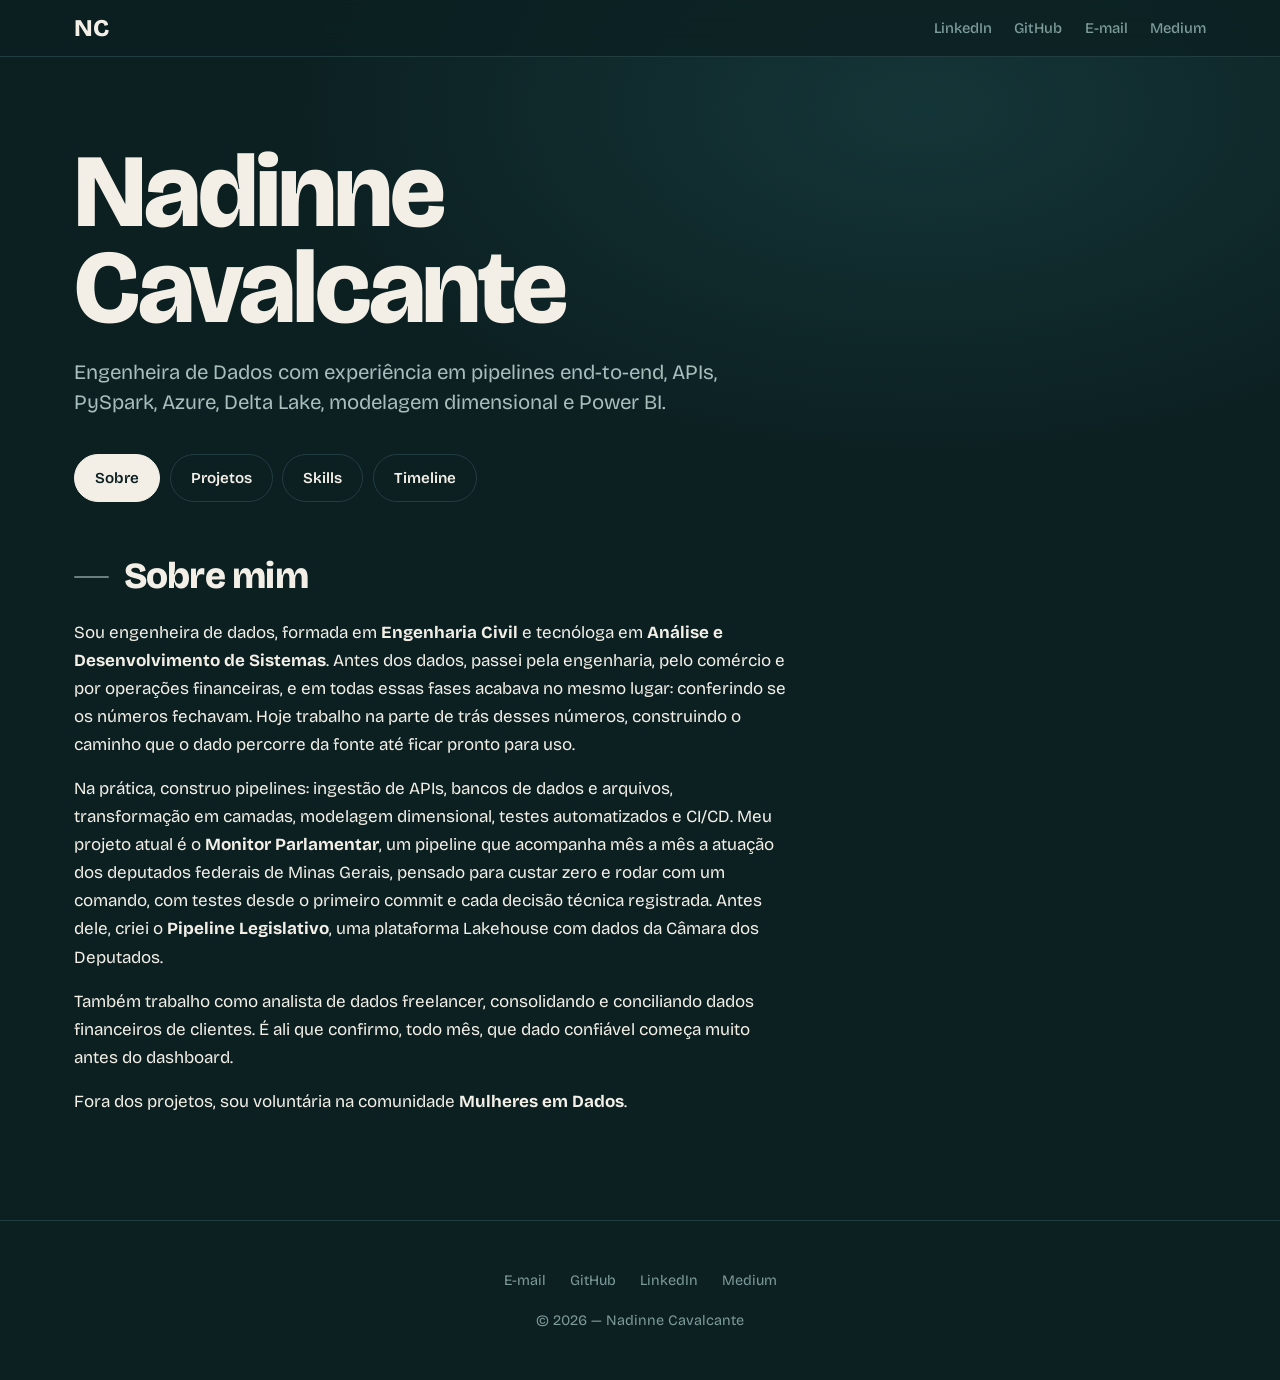
<file: index.html>
<!DOCTYPE html>
<html lang="pt-BR">
<head>
  <meta charset="UTF-8" />
  <meta name="viewport" content="width=device-width, initial-scale=1, viewport-fit=cover" />
  <title>Nadinne Cavalcante — Engenheira de Dados</title>
  <meta name="description" content="Portfólio de Nadinne Cavalcante, Engenheira de Dados, com projetos em Engenharia de Dados, PySpark, Azure, Delta Lake, Power BI e currículo público." />
  <link rel="canonical" href="https://nadinne94.github.io/portfolio/" />
  <meta property="og:type" content="website" />
  <meta property="og:locale" content="pt_BR" />
  <meta property="og:site_name" content="Nadinne Cavalcante" />
  <meta property="og:title" content="Nadinne Cavalcante — Engenheira de Dados" />
  <meta property="og:description" content="Portfólio de Nadinne Cavalcante, Engenheira de Dados, com projetos em Engenharia de Dados, PySpark, Azure, Delta Lake, Power BI e currículo público." />
  <meta property="og:url" content="https://nadinne94.github.io/portfolio/" />
  <meta property="og:image" content="https://nadinne94.github.io/portfolio/assets/og-portfolio.png" />
  <meta property="og:image:width" content="1200" />
  <meta property="og:image:height" content="630" />
  <meta property="og:image:alt" content="Nadinne Cavalcante, Engenheira de Dados. Python, SQL, PySpark, dbt e Azure." />
  <meta name="twitter:card" content="summary_large_image" />
  <script>document.documentElement.classList.add('js');</script>
  <link rel="preconnect" href="https://fonts.googleapis.com" />
  <link rel="preconnect" href="https://fonts.gstatic.com" crossorigin />
  <link href="https://fonts.googleapis.com/css2?family=Bricolage+Grotesque:opsz,wdth,wght@12..96,75..100,200..800&display=swap" rel="stylesheet" />
  <link rel="icon" type="image/svg+xml" href="assets/favicon.svg" />
  <meta name="theme-color" content="#0c2022" />
  <link rel="stylesheet" href="assets/css/styles.css?v=20261121" />
  <link rel="stylesheet" href="assets/css/sections.css?v=20261121" />
</head>

<body>
  <nav class="navbar" id="navbar">
    <div class="nav-inner">
      <a class="nav-logo" href="#sobre" data-tab="sobre">NC</a>

      <div class="nav-social">
        <a href="https://www.linkedin.com/in/nadinne-cavalcante/" target="_blank" rel="noreferrer">LinkedIn</a>
        <a href="https://github.com/nadinne94" target="_blank" rel="noreferrer">GitHub</a>
        <a href="mailto:nadinnecavalcantesilva@gmail.com">E-mail</a>
        <a href="https://medium.com/@nadinne.cavalcante94" target="_blank" rel="noreferrer">Medium</a>
      </div>

      <button class="nav-toggle" aria-label="Abrir menu" aria-expanded="false" aria-controls="mobile-menu">☰</button>
    </div>

    <div class="mobile-menu" id="mobile-menu">
      <a href="#sobre" data-tab="sobre">Sobre</a>
      <a href="#projetos" data-tab="projetos">Projetos</a>
      <a href="#skills" data-tab="skills">Skills</a>
      <a href="#timeline" data-tab="timeline">Timeline</a>
      <a href="https://www.linkedin.com/in/nadinne-cavalcante/" target="_blank" rel="noreferrer">LinkedIn</a>
      <a href="https://github.com/nadinne94" target="_blank" rel="noreferrer">GitHub</a>
      <a href="mailto:nadinnecavalcantesilva@gmail.com">E-mail</a>
      <a href="https://medium.com/@nadinne.cavalcante94" target="_blank" rel="noreferrer">Medium</a>
    </div>
  </nav>

  <header class="hero" data-reveal>
    <h1>Nadinne<br />Cavalcante</h1>
    <p class="hero-sub">
      Engenheira de Dados com experiência em pipelines end-to-end, APIs, PySpark, Azure, Delta Lake, modelagem dimensional e Power BI.
    </p>

    <div class="hero-actions hero-nav">
      <a class="tab-btn nav-pill active" href="#sobre" data-tab="sobre">Sobre</a>
      <a class="tab-btn nav-pill" href="#projetos" data-tab="projetos">Projetos</a>
      <a class="tab-btn nav-pill" href="#skills" data-tab="skills">Skills</a>
      <a class="tab-btn nav-pill" href="#timeline" data-tab="timeline">Timeline</a>
    </div>
  </header>

  <main class="container">
    <div class="tab-content active" id="tab-sobre">
      <section class="section">
        <div class="section-header" data-reveal>
          <div class="gradient-line"></div>
          <h2>Sobre mim</h2>
        </div>

        <div class="about-text" data-reveal>
          <p>
            Sou engenheira de dados, formada em <strong>Engenharia Civil</strong> e tecnóloga em <strong>Análise e Desenvolvimento de Sistemas</strong>. Antes dos dados, passei pela engenharia, pelo comércio e por operações financeiras, e em todas essas fases acabava no mesmo lugar: conferindo se os números fechavam. Hoje trabalho na parte de trás desses números, construindo o caminho que o dado percorre da fonte até ficar pronto para uso.
          </p>

          <p>
            Na prática, construo pipelines: ingestão de APIs, bancos de dados e arquivos, transformação em camadas, modelagem dimensional, testes automatizados e CI/CD. Meu projeto atual é o <strong>Monitor Parlamentar</strong>, um pipeline que acompanha mês a mês a atuação dos deputados federais de Minas Gerais, pensado para custar zero e rodar com um comando, com testes desde o primeiro commit e cada decisão técnica registrada. Antes dele, criei o <strong>Pipeline Legislativo</strong>, uma plataforma Lakehouse com dados da Câmara dos Deputados.
          </p>

          <p>
            Também trabalho como analista de dados freelancer, consolidando e conciliando dados financeiros de clientes. É ali que confirmo, todo mês, que dado confiável começa muito antes do dashboard.
          </p>

          <p>
            Fora dos projetos, sou voluntária na comunidade <strong>Mulheres em Dados</strong>.
          </p>
        </div>
      </section>
    </div>

    <div class="tab-content" id="tab-skills">
      <section class="section">
        <div class="section-header" data-reveal>
          <div class="gradient-line"></div>
          <h2>Skills</h2>
        </div>

        <p class="lead" data-reveal>
          Competências organizadas por área, com foco em Engenharia de Dados: da ingestão à camada analítica, com testes, CI/CD e documentação.
        </p>

        <div class="skills-layout" data-reveal>
          <div class="skills-group">
            <h3>Engenharia de Dados</h3>
            <p>Pipelines que levam o dado da fonte até a camada analítica.</p>
            <div class="skills-wrap">
              <span class="skill-tag">ETL/ELT</span>
              <span class="skill-tag">APIs REST</span>
              <span class="skill-tag">Carga incremental</span>
              <span class="skill-tag">Arquitetura Medalhão</span>
              <span class="skill-tag">Data Lakehouse</span>
              <span class="skill-tag">Delta Lake</span>
            </div>
          </div>

          <div class="skills-group">
            <h3>Linguagens e Processamento</h3>
            <p>Extração, transformação e validação de dados em diferentes volumes e formatos.</p>
            <div class="skills-wrap">
              <span class="skill-tag">Python</span>
              <span class="skill-tag">SQL</span>
              <span class="skill-tag">PySpark</span>
              <span class="skill-tag">pandas</span>
              <span class="skill-tag">Pydantic</span>
            </div>
          </div>

          <div class="skills-group">
            <h3>Transformação e Modelagem</h3>
            <p>Estruturação de dados para consultas, indicadores e dashboards.</p>
            <div class="skills-wrap">
              <span class="skill-tag">dbt</span>
              <span class="skill-tag">DuckDB</span>
              <span class="skill-tag">Modelagem Dimensional</span>
              <span class="skill-tag">Star Schema</span>
              <span class="skill-tag">Data Warehouse</span>
            </div>
          </div>

          <div class="skills-group">
            <h3>Qualidade e DataOps</h3>
            <p>Garantia de que o dado que chega ao final do pipeline é confiável.</p>
            <div class="skills-wrap">
              <span class="skill-tag">pytest</span>
              <span class="skill-tag">Testes do dbt</span>
              <span class="skill-tag">Contratos de dados</span>
              <span class="skill-tag">Validação de esquema</span>
              <span class="skill-tag">Data Quality</span>
              <span class="skill-tag">Logs estruturados</span>
            </div>
          </div>

          <div class="skills-group">
            <h3>Cloud e Orquestração</h3>
            <p>Serviços em nuvem e automação da execução dos pipelines.</p>
            <div class="skills-wrap">
              <span class="skill-tag">Azure Data Factory</span>
              <span class="skill-tag">Azure Data Lake Storage</span>
              <span class="skill-tag">Synapse Analytics</span>
              <span class="skill-tag">Azure Databricks</span>
              <span class="skill-tag">Azure SQL Database</span>
              <span class="skill-tag">GitHub Actions</span>
            </div>
          </div>

          <div class="skills-group">
            <h3>Engenharia de Software</h3>
            <p>Práticas que tornam um projeto de dados fácil de manter e evoluir.</p>
            <div class="skills-wrap">
              <span class="skill-tag">Git e GitHub</span>
              <span class="skill-tag">Pull requests</span>
              <span class="skill-tag">CI/CD</span>
              <span class="skill-tag">pre-commit</span>
              <span class="skill-tag">Ruff</span>
              <span class="skill-tag">ADRs</span>
              <span class="skill-tag">Documentação técnica</span>
            </div>
          </div>

          <div class="skills-group">
            <h3>Business Intelligence</h3>
            <p>Indicadores e visualizações para apoio à tomada de decisão.</p>
            <div class="skills-wrap">
              <span class="skill-tag">Power BI</span>
              <span class="skill-tag">DAX</span>
              <span class="skill-tag">Power Query</span>
              <span class="skill-tag">Dashboards</span>
              <span class="skill-tag">Indicadores financeiros</span>
            </div>
          </div>

          <div class="skills-group">
            <h3>Machine Learning e NLP</h3>
            <p>Classificação textual aplicada ao enriquecimento de dados.</p>
            <div class="skills-wrap">
              <span class="skill-tag">MLflow</span>
              <span class="skill-tag">scikit-learn</span>
              <span class="skill-tag">TF-IDF</span>
              <span class="skill-tag">Classificação textual</span>
            </div>
          </div>
        </div>
      </section>
    </div>

    <div class="tab-content" id="tab-projetos">
      <section class="section">
        <div class="section-header" data-reveal>
          <div class="gradient-line"></div>
          <h2>Projetos</h2>
        </div>

        <div class="project-panel-main" id="project-engenharia" data-reveal>
          <div class="cards-grid">
            <div class="card project-card">
              <div class="card-line"></div>

              <div class="project-card-body">
                <h3><a class="card-title-link" href="projetos/monitor-parlamentar/">Monitor Parlamentar</a></h3>
                <p>
                  Pipeline que acompanha, mês a mês, a atuação dos deputados federais de Minas Gerais, com testes automatizados, CI/CD, decisões registradas em ADRs e entregas em versões incrementais.
                </p>
              </div>

              <div class="card-tags">
                <span class="card-tag">Python</span>
                <span class="card-tag">Pydantic</span>
                <span class="card-tag">dbt</span>
                <span class="card-tag">DuckDB</span>
                <span class="card-tag">GitHub Actions</span>
              </div>

              <div class="card-footer">
                <span class="card-link" aria-hidden="true">Ver projeto →</span>
                <span class="card-status">Em desenvolvimento</span>
              </div>
            </div>

            <div class="card project-card">
              <div class="card-line"></div>

              <div class="project-card-body">
                <h3><a class="card-title-link" href="projetos/camara/">Pipeline Legislativo</a></h3>
                <p>
                  Plataforma de Engenharia de Dados para dados legislativos, com ingestão via API, Delta Lake, PySpark, arquitetura Medalhão, NLP/ML, Star Schema, Serving e Power BI.
                </p>
              </div>

              <div class="card-tags">
                <span class="card-tag">PySpark</span>
                <span class="card-tag">Delta Lake</span>
                <span class="card-tag">API REST</span>
                <span class="card-tag">Star Schema</span>
                <span class="card-tag">Power BI</span>
              </div>

              <span class="card-link" aria-hidden="true">Ver projeto →</span>
            </div>

            <div class="card project-card">
              <div class="card-line"></div>

              <div class="project-card-body">
                <h3><a class="card-title-link" href="https://github.com/nadinne94/pipeline_adventureworks" target="_blank" rel="noreferrer">Pipeline AdventureWorks</a></h3>
                <p>
                  Pipeline Lakehouse com camadas Bronze, Silver e Gold, processamento com PySpark e modelagem dimensional na camada analítica.
                </p>
              </div>

              <div class="card-tags">
                <span class="card-tag">Databricks</span>
                <span class="card-tag">PySpark</span>
                <span class="card-tag">Delta Lake</span>
                <span class="card-tag">Star Schema</span>
              </div>

              <span class="card-link" aria-hidden="true">Ver projeto →</span>
            </div>

            <div class="card project-card">
              <div class="card-line"></div>

              <div class="project-card-body">
                <h3><a class="card-title-link" href="https://github.com/nadinne94/azure-end-to-end-data-engineer-project" target="_blank" rel="noreferrer">Azure End-to-End Data Engineering</a></h3>
                <p>
                  Projeto de arquitetura de dados em Azure com ingestão, armazenamento, transformação e disponibilização de dados para consumo analítico.
                </p>
              </div>

              <div class="card-tags">
                <span class="card-tag">Azure</span>
                <span class="card-tag">Data Lake</span>
                <span class="card-tag">Synapse</span>
                <span class="card-tag">Data Engineering</span>
              </div>

              <span class="card-link" aria-hidden="true">Ver projeto →</span>
            </div>
          </div>
        </div>

        <div class="early-projects" data-reveal>
          <h3>Antes da engenharia</h3>
          <p>Projetos de análise de dados de 2023 e 2024, do início da minha transição para a área.</p>
          <ul class="early-list">
            <li><a href="https://github.com/nadinne94/desigualdade_genero" target="_blank" rel="noreferrer"><span class="early-name">Desigualdade de gênero</span><span class="early-desc">Análise exploratória e visualização</span><span class="early-year">2024</span></a></li>
            <li><a href="https://github.com/nadinne94/projeto_forbes_2023" target="_blank" rel="noreferrer"><span class="early-name">Empresas da Forbes</span><span class="early-desc">Análise exploratória por setor e país</span><span class="early-year">2024</span></a></li>
            <li><a href="https://github.com/nadinne94/bootcamp-dataanalytics" target="_blank" rel="noreferrer"><span class="early-name">Bootcamp Data Analytics — WoMakersCode</span><span class="early-desc">Python, SQL e visualização</span><span class="early-year">2024</span></a></li>
            <li><a href="https://github.com/nadinne94/analise_vendas" target="_blank" rel="noreferrer"><span class="early-name">Análise de vendas</span><span class="early-desc">Consultas SQL sobre comportamento de compra</span><span class="early-year">2023</span></a></li>
          </ul>
        </div>
      </section>
    </div>

    <div class="tab-content" id="tab-timeline">
      <section class="section">
        <div class="section-header" data-reveal>
          <div class="gradient-line"></div>
          <h2>Timeline de carreira</h2>
        </div>

        <p class="lead" data-reveal>
          Trajetória construída a partir da experiência em engenharia, gestão, dados financeiros, analytics, BI e projetos práticos em Engenharia de Dados.
        </p>

        <div class="hero-actions" data-reveal style="margin:1.2rem 0 2rem">
          <a class="btn primary" href="curriculo/">Ver currículo</a>
          <a class="btn" href="docs/Nadinne_Cavalcante_Silva_Data_Engineer.pdf" download>Baixar PDF</a>
          <a class="btn" href="mailto:nadinnecavalcantesilva@gmail.com">E-mail</a>
          <a class="btn" href="https://www.linkedin.com/in/nadinne-cavalcante/" target="_blank" rel="noreferrer">LinkedIn</a>
          <a class="btn" href="https://github.com/nadinne94" target="_blank" rel="noreferrer">GitHub</a>
        </div>

        <div class="career-timeline" data-reveal>
          <div class="timeline-entry left">
            <div class="timeline-date">2026</div>
            <div class="timeline-marker"></div>
            <article class="timeline-card">
              <h3>Monitor Parlamentar</h3>
              <p>Projeto em desenvolvimento: pipeline com Python, dbt e DuckDB, testes automatizados, CI/CD com GitHub Actions e decisões registradas em ADRs.</p>
              <p class="timeline-period">Período: out/2026 — atual</p>
            </article>
          </div>

          <div class="timeline-entry right">
            <div class="timeline-date">2026</div>
            <div class="timeline-marker"></div>
            <article class="timeline-card">
              <h3>Tecnólogo em Análise e Desenvolvimento de Sistemas</h3>
              <p>Formação em desenvolvimento de software pela UNICIVE.</p>
              <p class="timeline-period">Conclusão: ago/2026</p>
            </article>
          </div>

          <div class="timeline-entry left">
            <div class="timeline-date">2026</div>
            <div class="timeline-marker"></div>
            <article class="timeline-card">
              <h3>Pipeline Legislativo</h3>
              <p>Plataforma Lakehouse com dados da Câmara: API, PySpark, Delta Lake, Databricks, ML/NLP e Power BI.</p>
            </article>
          </div>

          <div class="timeline-entry right">
            <div class="timeline-date">2026</div>
            <div class="timeline-marker"></div>
            <article class="timeline-card">
              <h3>Analista de Dados e BI — Freelancer</h3>
              <p>Pipelines de dados financeiros, modelagem dimensional, dashboards e KPIs em Power BI.</p>
              <p class="timeline-period">Período: jan/2026 — atual</p>
            </article>
          </div>

          <div class="timeline-entry left">
            <div class="timeline-date">2025</div>
            <div class="timeline-marker"></div>
            <article class="timeline-card">
              <h3>Engenharia de Dados e Azure</h3>
              <p>Aprofundamento em Engenharia de Dados, Azure, Databricks e inglês técnico.</p>
            </article>
          </div>

          <div class="timeline-entry right">
            <div class="timeline-date">2024</div>
            <div class="timeline-marker"></div>
            <article class="timeline-card">
              <h3>Assistente de Operações Financeiras</h3>
              <p>ERPs, conciliações, inconsistências e relatórios gerenciais.</p>
              <p class="timeline-period">Período: jun/2024 — dez/2025</p>
            </article>
          </div>

          <div class="timeline-entry left">
            <div class="timeline-date">2024</div>
            <div class="timeline-marker"></div>
            <article class="timeline-card">
              <h3>Voluntariado em Mulheres em Dados</h3>
              <p>Participação em comunidade de dados, tecnologia e desenvolvimento profissional.</p>
            </article>
          </div>

          <div class="timeline-entry right">
            <div class="timeline-date">2023</div>
            <div class="timeline-marker"></div>
            <article class="timeline-card">
              <h3>Fundamentos em Dados e BI</h3>
              <p>Estudos em Banco de Dados, Power BI, modelagem e relatórios.</p>
            </article>
          </div>

          <div class="timeline-entry left">
            <div class="timeline-date">2021</div>
            <div class="timeline-marker"></div>
            <article class="timeline-card">
              <h3>Atuação em gestão de negócios</h3>
              <p>Gestão operacional, controle financeiro, vendas e indicadores.</p>
              <p class="timeline-period">Período: mar/2021 — mai/2024</p>
            </article>
          </div>

          <div class="timeline-entry right">
            <div class="timeline-date">2019</div>
            <div class="timeline-marker"></div>
            <article class="timeline-card">
              <h3>Atuação em Engenharia Civil</h3>
              <p>Experiência com projetos, acompanhamento técnico e relatórios.</p>
              <p class="timeline-period">Período: jan/2019 — dez/2019</p>
            </article>
          </div>

          <div class="timeline-entry left">
            <div class="timeline-date">2018</div>
            <div class="timeline-marker"></div>
            <article class="timeline-card">
              <h3>Graduação em Engenharia Civil</h3>
              <p>Base analítica, documentação técnica e resolução de problemas.</p>
              <p class="timeline-period">Conclusão: set/2018</p>
            </article>
          </div>
        </div>
      </section>
    </div>

  </main>

  <footer class="footer">
    <div class="footer-links">
      <a href="mailto:nadinnecavalcantesilva@gmail.com">E-mail</a>
      <a href="https://github.com/nadinne94" target="_blank" rel="noreferrer">GitHub</a>
      <a href="https://www.linkedin.com/in/nadinne-cavalcante/" target="_blank" rel="noreferrer">LinkedIn</a>
      <a href="https://medium.com/@nadinne.cavalcante94" target="_blank" rel="noreferrer">Medium</a>
    </div>
    <p>© 2026 — Nadinne Cavalcante</p>
  </footer>

  <script src="assets/js/script.js?v=20261121"></script>
</body>
</html>
</file>
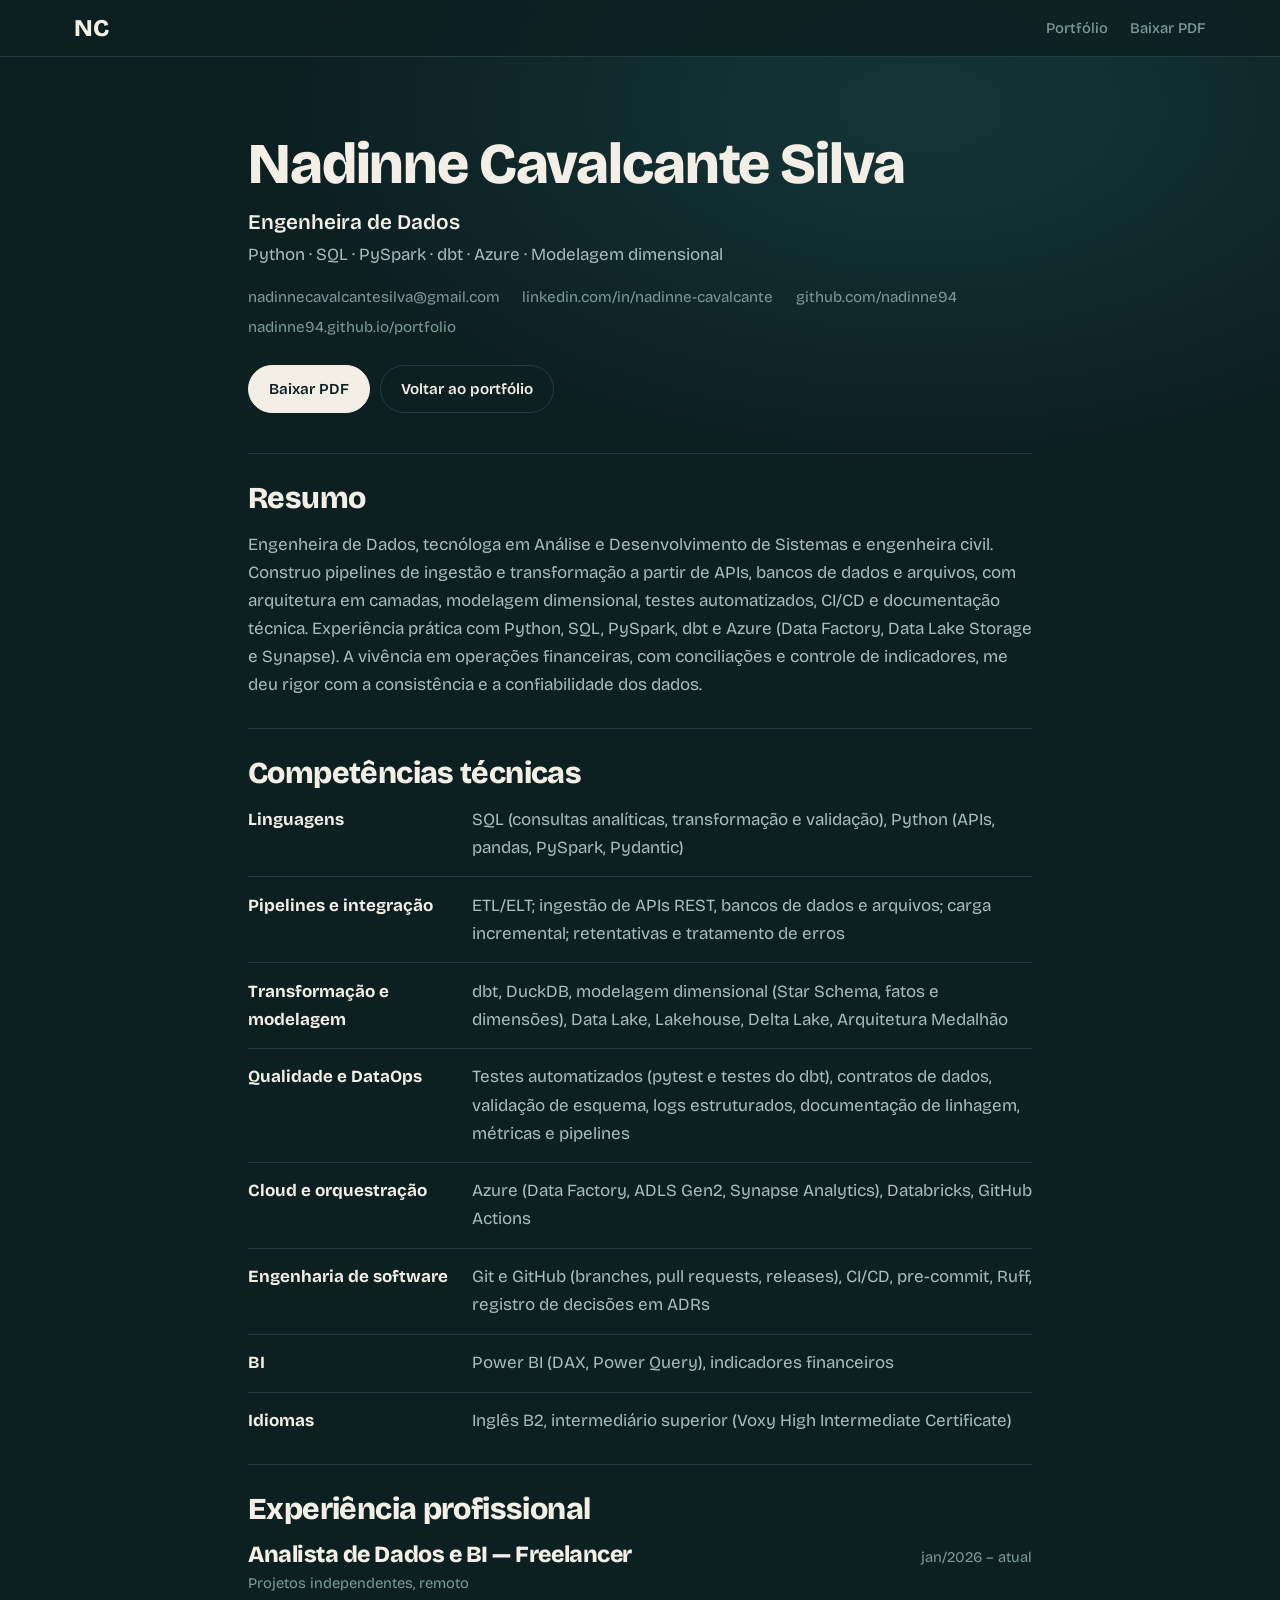
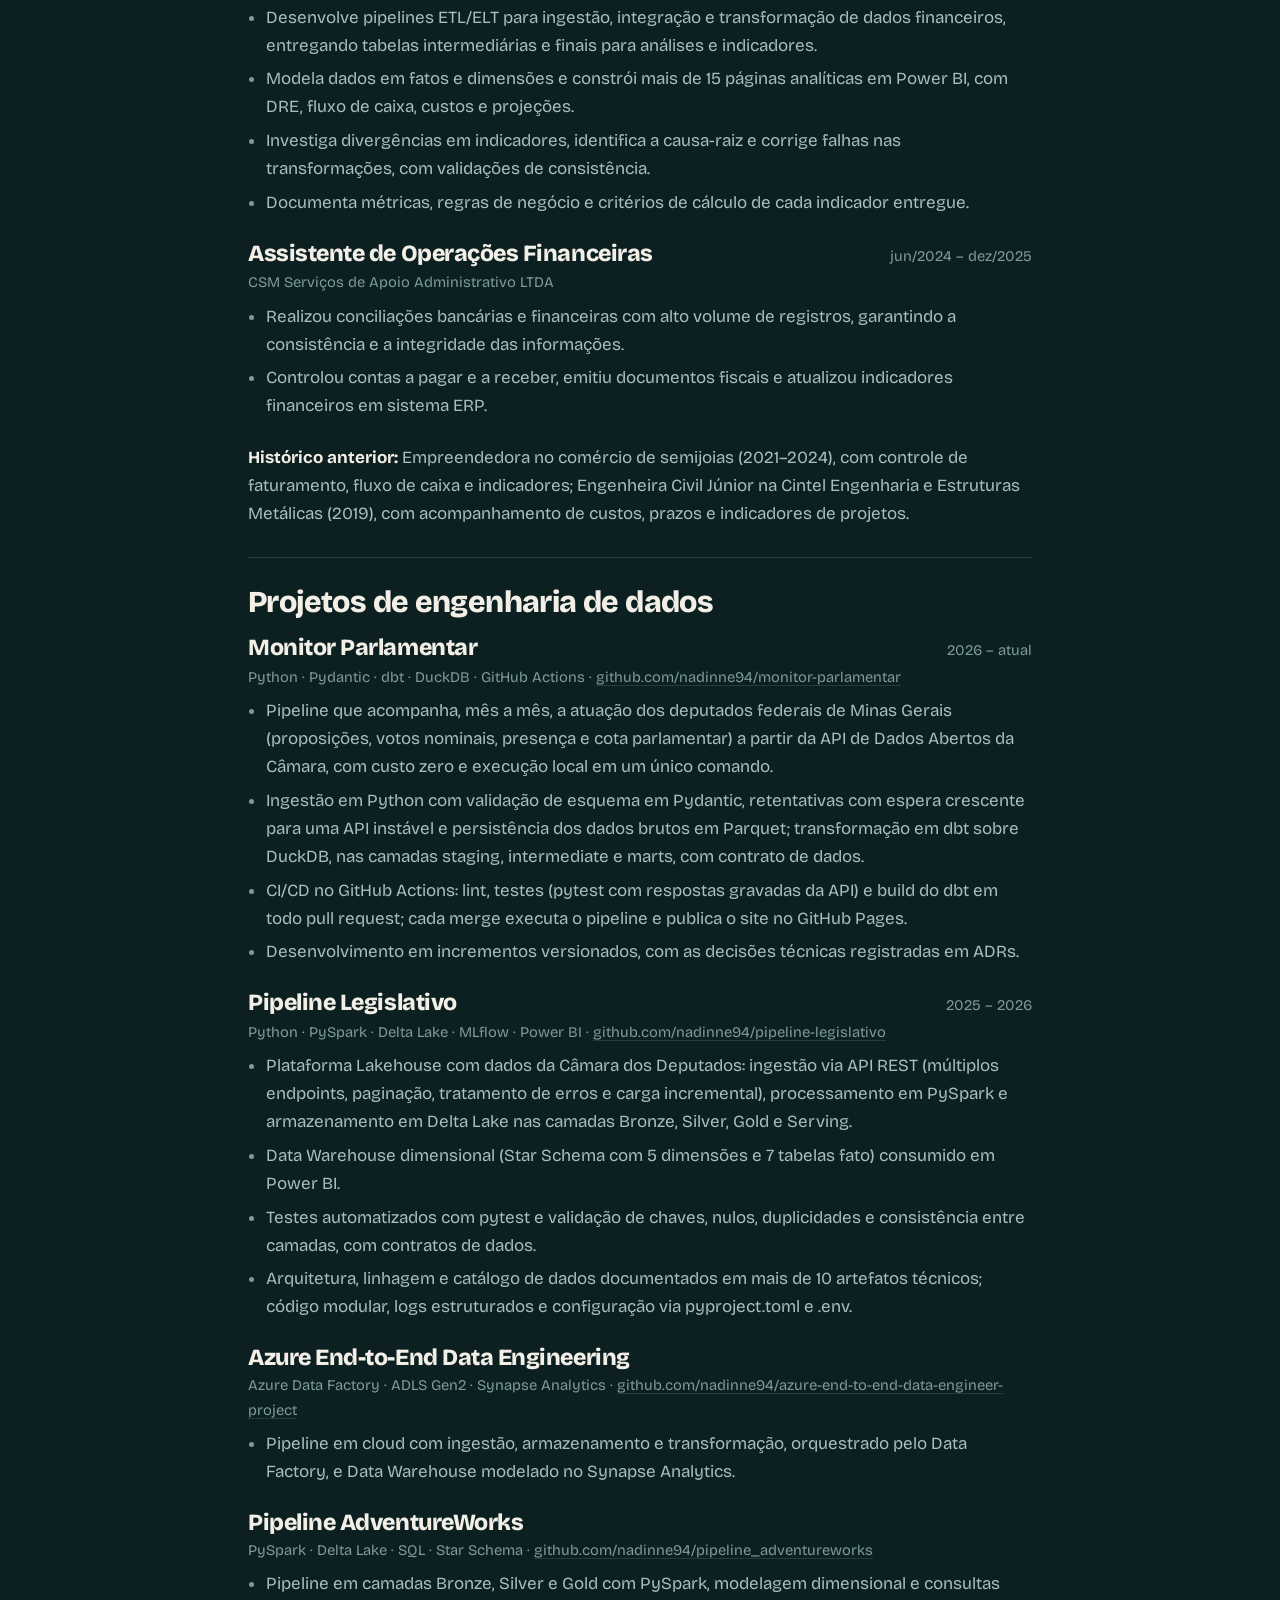
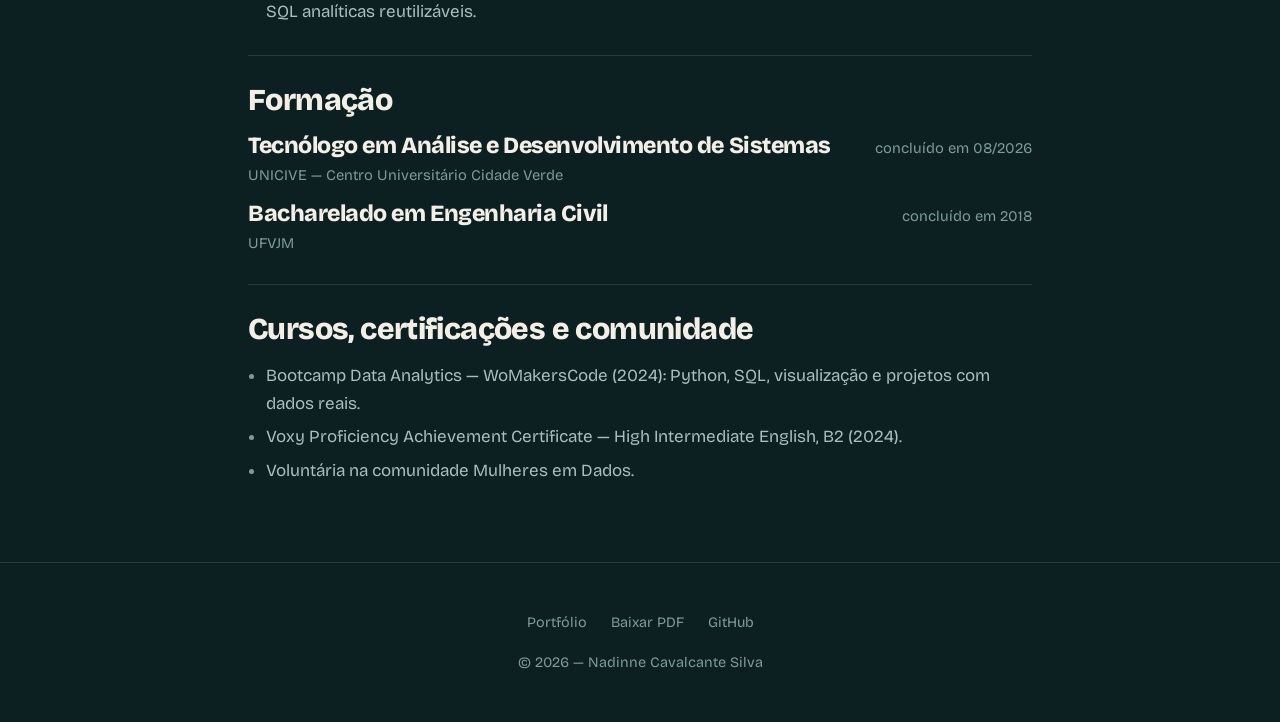
<file: curriculo/index.html>
<!DOCTYPE html>
<html lang="pt-BR">
<head>
  <meta charset="UTF-8" />
  <meta name="viewport" content="width=device-width, initial-scale=1, viewport-fit=cover" />
  <title>Currículo — Nadinne Cavalcante Silva</title>
  <meta name="description" content="Currículo de Nadinne Cavalcante Silva, Engenheira de Dados: Python, SQL, PySpark, dbt, Azure, modelagem dimensional, testes e CI/CD." />
  <link rel="canonical" href="https://nadinne94.github.io/portfolio/curriculo/" />
  <meta property="og:type" content="website" />
  <meta property="og:locale" content="pt_BR" />
  <meta property="og:site_name" content="Nadinne Cavalcante" />
  <meta property="og:title" content="Currículo — Nadinne Cavalcante Silva" />
  <meta property="og:description" content="Currículo de Nadinne Cavalcante Silva, Engenheira de Dados: Python, SQL, PySpark, dbt, Azure, modelagem dimensional, testes e CI/CD." />
  <meta property="og:url" content="https://nadinne94.github.io/portfolio/curriculo/" />
  <meta property="og:image" content="https://nadinne94.github.io/portfolio/assets/og-portfolio.png" />
  <meta property="og:image:width" content="1200" />
  <meta property="og:image:height" content="630" />
  <meta property="og:image:alt" content="Nadinne Cavalcante, Engenheira de Dados. Python, SQL, PySpark, dbt e Azure." />
  <meta name="twitter:card" content="summary_large_image" />
  <script>document.documentElement.classList.add('js');</script>
  <link rel="preconnect" href="https://fonts.googleapis.com" />
  <link rel="preconnect" href="https://fonts.gstatic.com" crossorigin />
  <link href="https://fonts.googleapis.com/css2?family=Bricolage+Grotesque:opsz,wdth,wght@12..96,75..100,200..800&display=swap" rel="stylesheet" />
  <link rel="icon" type="image/svg+xml" href="../assets/favicon.svg" />
  <meta name="theme-color" content="#0c2022" />
  <link rel="stylesheet" href="../assets/css/styles.css?v=20261121" />
  <link rel="stylesheet" href="../assets/css/curriculo.css?v=20261121" />
</head>

<!--
  Este arquivo é a fonte única do currículo.
  Para atualizar o PDF: abra esta página no navegador, Ctrl+P,
  destino "Salvar como PDF", papel A4, margens "Padrão", e salve em
  docs/Nadinne_Cavalcante_Silva_Data_Engineer.pdf
  (a versão impressa já sai em fundo branco, pronta para candidaturas).
-->

<body>
  <nav class="navbar no-print">
    <div class="nav-inner">
      <a class="nav-logo" href="../">NC</a>
      <div class="nav-social">
        <a href="../">Portfólio</a>
        <a href="../docs/Nadinne_Cavalcante_Silva_Data_Engineer.pdf" download>Baixar PDF</a>
      </div>
    </div>
  </nav>

  <main class="cv">
    <header class="cv-header">
      <h1>Nadinne Cavalcante Silva</h1>
      <p class="cv-role">Engenheira de Dados</p>
      <p class="cv-stack">Python · SQL · PySpark · dbt · Azure · Modelagem dimensional</p>
      <ul class="cv-contacts">
        <li><a href="mailto:nadinnecavalcantesilva@gmail.com">nadinnecavalcantesilva@gmail.com</a></li>
        <li><a href="https://www.linkedin.com/in/nadinne-cavalcante/">linkedin.com/in/nadinne-cavalcante</a></li>
        <li><a href="https://github.com/nadinne94">github.com/nadinne94</a></li>
        <li><a href="https://nadinne94.github.io/portfolio/">nadinne94.github.io/portfolio</a></li>
      </ul>
      <div class="cv-actions no-print">
        <a class="btn primary" href="../docs/Nadinne_Cavalcante_Silva_Data_Engineer.pdf" download>Baixar PDF</a>
        <a class="btn" href="../#timeline">Voltar ao portfólio</a>
      </div>
    </header>

    <section class="cv-section">
      <h2>Resumo</h2>
      <p>
        Engenheira de Dados, tecnóloga em Análise e Desenvolvimento de Sistemas e engenheira civil. Construo pipelines de ingestão e transformação a partir de APIs, bancos de dados e arquivos, com arquitetura em camadas, modelagem dimensional, testes automatizados, CI/CD e documentação técnica. Experiência prática com Python, SQL, PySpark, dbt e Azure (Data Factory, Data Lake Storage e Synapse). A vivência em operações financeiras, com conciliações e controle de indicadores, me deu rigor com a consistência e a confiabilidade dos dados.
      </p>
    </section>

    <section class="cv-section">
      <h2>Competências técnicas</h2>
      <dl class="cv-skills">
        <div><dt>Linguagens</dt><dd>SQL (consultas analíticas, transformação e validação), Python (APIs, pandas, PySpark, Pydantic)</dd></div>
        <div><dt>Pipelines e integração</dt><dd>ETL/ELT; ingestão de APIs REST, bancos de dados e arquivos; carga incremental; retentativas e tratamento de erros</dd></div>
        <div><dt>Transformação e modelagem</dt><dd>dbt, DuckDB, modelagem dimensional (Star Schema, fatos e dimensões), Data Lake, Lakehouse, Delta Lake, Arquitetura Medalhão</dd></div>
        <div><dt>Qualidade e DataOps</dt><dd>Testes automatizados (pytest e testes do dbt), contratos de dados, validação de esquema, logs estruturados, documentação de linhagem, métricas e pipelines</dd></div>
        <div><dt>Cloud e orquestração</dt><dd>Azure (Data Factory, ADLS Gen2, Synapse Analytics), Databricks, GitHub Actions</dd></div>
        <div><dt>Engenharia de software</dt><dd>Git e GitHub (branches, pull requests, releases), CI/CD, pre-commit, Ruff, registro de decisões em ADRs</dd></div>
        <div><dt>BI</dt><dd>Power BI (DAX, Power Query), indicadores financeiros</dd></div>
        <div><dt>Idiomas</dt><dd>Inglês B2, intermediário superior (Voxy High Intermediate Certificate)</dd></div>
      </dl>
    </section>

    <section class="cv-section">
      <h2>Experiência profissional</h2>

      <article class="cv-item">
        <div class="cv-item-head">
          <h3>Analista de Dados e BI — Freelancer</h3>
          <span class="cv-date">jan/2026 – atual</span>
        </div>
        <p class="cv-org">Projetos independentes, remoto</p>
        <ul>
          <li>Desenvolve pipelines ETL/ELT para ingestão, integração e transformação de dados financeiros, entregando tabelas intermediárias e finais para análises e indicadores.</li>
          <li>Modela dados em fatos e dimensões e constrói mais de 15 páginas analíticas em Power BI, com DRE, fluxo de caixa, custos e projeções.</li>
          <li>Investiga divergências em indicadores, identifica a causa-raiz e corrige falhas nas transformações, com validações de consistência.</li>
          <li>Documenta métricas, regras de negócio e critérios de cálculo de cada indicador entregue.</li>
        </ul>
      </article>

      <article class="cv-item">
        <div class="cv-item-head">
          <h3>Assistente de Operações Financeiras</h3>
          <span class="cv-date">jun/2024 – dez/2025</span>
        </div>
        <p class="cv-org">CSM Serviços de Apoio Administrativo LTDA</p>
        <ul>
          <li>Realizou conciliações bancárias e financeiras com alto volume de registros, garantindo a consistência e a integridade das informações.</li>
          <li>Controlou contas a pagar e a receber, emitiu documentos fiscais e atualizou indicadores financeiros em sistema ERP.</li>
        </ul>
      </article>

      <p class="cv-previous">
        <strong>Histórico anterior:</strong> Empreendedora no comércio de semijoias (2021–2024), com controle de faturamento, fluxo de caixa e indicadores; Engenheira Civil Júnior na Cintel Engenharia e Estruturas Metálicas (2019), com acompanhamento de custos, prazos e indicadores de projetos.
      </p>
    </section>

    <section class="cv-section">
      <h2>Projetos de engenharia de dados</h2>

      <article class="cv-item">
        <div class="cv-item-head">
          <h3>Monitor Parlamentar</h3>
          <span class="cv-date">2026 – atual</span>
        </div>
        <p class="cv-org">Python · Pydantic · dbt · DuckDB · GitHub Actions · <a href="https://github.com/nadinne94/monitor-parlamentar">github.com/nadinne94/monitor-parlamentar</a></p>
        <ul>
          <li>Pipeline que acompanha, mês a mês, a atuação dos deputados federais de Minas Gerais (proposições, votos nominais, presença e cota parlamentar) a partir da API de Dados Abertos da Câmara, com custo zero e execução local em um único comando.</li>
          <li>Ingestão em Python com validação de esquema em Pydantic, retentativas com espera crescente para uma API instável e persistência dos dados brutos em Parquet; transformação em dbt sobre DuckDB, nas camadas staging, intermediate e marts, com contrato de dados.</li>
          <li>CI/CD no GitHub Actions: lint, testes (pytest com respostas gravadas da API) e build do dbt em todo pull request; cada merge executa o pipeline e publica o site no GitHub Pages.</li>
          <li>Desenvolvimento em incrementos versionados, com as decisões técnicas registradas em ADRs.</li>
        </ul>
      </article>

      <article class="cv-item">
        <div class="cv-item-head">
          <h3>Pipeline Legislativo</h3>
          <span class="cv-date">2025 – 2026</span>
        </div>
        <p class="cv-org">Python · PySpark · Delta Lake · MLflow · Power BI · <a href="https://github.com/nadinne94/pipeline-legislativo">github.com/nadinne94/pipeline-legislativo</a></p>
        <ul>
          <li>Plataforma Lakehouse com dados da Câmara dos Deputados: ingestão via API REST (múltiplos endpoints, paginação, tratamento de erros e carga incremental), processamento em PySpark e armazenamento em Delta Lake nas camadas Bronze, Silver, Gold e Serving.</li>
          <li>Data Warehouse dimensional (Star Schema com 5 dimensões e 7 tabelas fato) consumido em Power BI.</li>
          <li>Testes automatizados com pytest e validação de chaves, nulos, duplicidades e consistência entre camadas, com contratos de dados.</li>
          <li>Arquitetura, linhagem e catálogo de dados documentados em mais de 10 artefatos técnicos; código modular, logs estruturados e configuração via pyproject.toml e .env.</li>
        </ul>
      </article>

      <article class="cv-item">
        <div class="cv-item-head">
          <h3>Azure End-to-End Data Engineering</h3>
        </div>
        <p class="cv-org">Azure Data Factory · ADLS Gen2 · Synapse Analytics · <a href="https://github.com/nadinne94/azure-end-to-end-data-engineer-project">github.com/nadinne94/azure-end-to-end-data-engineer-project</a></p>
        <ul>
          <li>Pipeline em cloud com ingestão, armazenamento e transformação, orquestrado pelo Data Factory, e Data Warehouse modelado no Synapse Analytics.</li>
        </ul>
      </article>

      <article class="cv-item">
        <div class="cv-item-head">
          <h3>Pipeline AdventureWorks</h3>
        </div>
        <p class="cv-org">PySpark · Delta Lake · SQL · Star Schema · <a href="https://github.com/nadinne94/pipeline_adventureworks">github.com/nadinne94/pipeline_adventureworks</a></p>
        <ul>
          <li>Pipeline em camadas Bronze, Silver e Gold com PySpark, modelagem dimensional e consultas SQL analíticas reutilizáveis.</li>
        </ul>
      </article>
    </section>

    <section class="cv-section">
      <h2>Formação</h2>
      <article class="cv-item cv-item--compact">
        <div class="cv-item-head">
          <h3>Tecnólogo em Análise e Desenvolvimento de Sistemas</h3>
          <span class="cv-date">concluído em 08/2026</span>
        </div>
        <p class="cv-org">UNICIVE — Centro Universitário Cidade Verde</p>
      </article>
      <article class="cv-item cv-item--compact">
        <div class="cv-item-head">
          <h3>Bacharelado em Engenharia Civil</h3>
          <span class="cv-date">concluído em 2018</span>
        </div>
        <p class="cv-org">UFVJM</p>
      </article>
    </section>

    <section class="cv-section">
      <h2>Cursos, certificações e comunidade</h2>
      <ul class="cv-list">
        <li>Bootcamp Data Analytics — WoMakersCode (2024): Python, SQL, visualização e projetos com dados reais.</li>
        <li>Voxy Proficiency Achievement Certificate — High Intermediate English, B2 (2024).</li>
        <li>Voluntária na comunidade Mulheres em Dados.</li>
      </ul>
    </section>
  </main>

  <footer class="footer no-print">
    <div class="footer-links">
      <a href="../">Portfólio</a>
      <a href="../docs/Nadinne_Cavalcante_Silva_Data_Engineer.pdf" download>Baixar PDF</a>
      <a href="https://github.com/nadinne94">GitHub</a>
    </div>
    <p>© 2026 — Nadinne Cavalcante Silva</p>
  </footer>
</body>
</html>
</file>
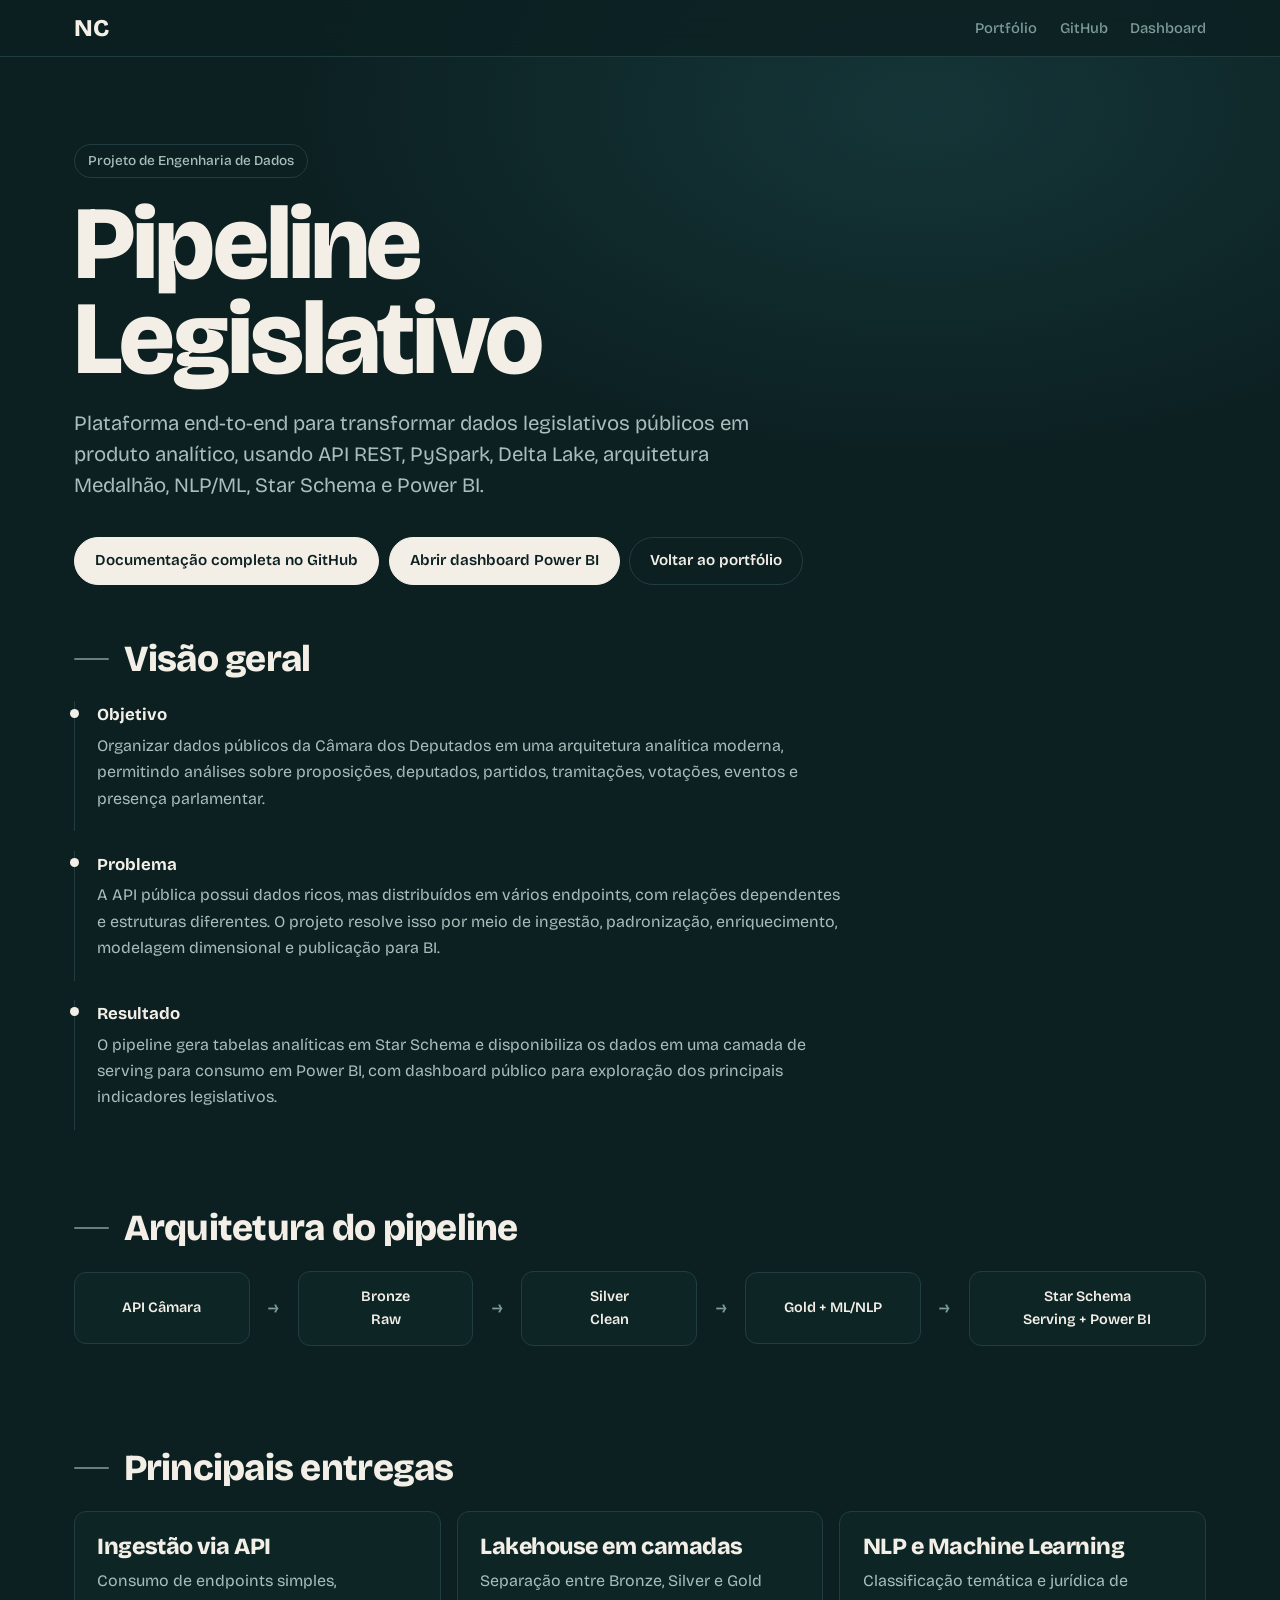
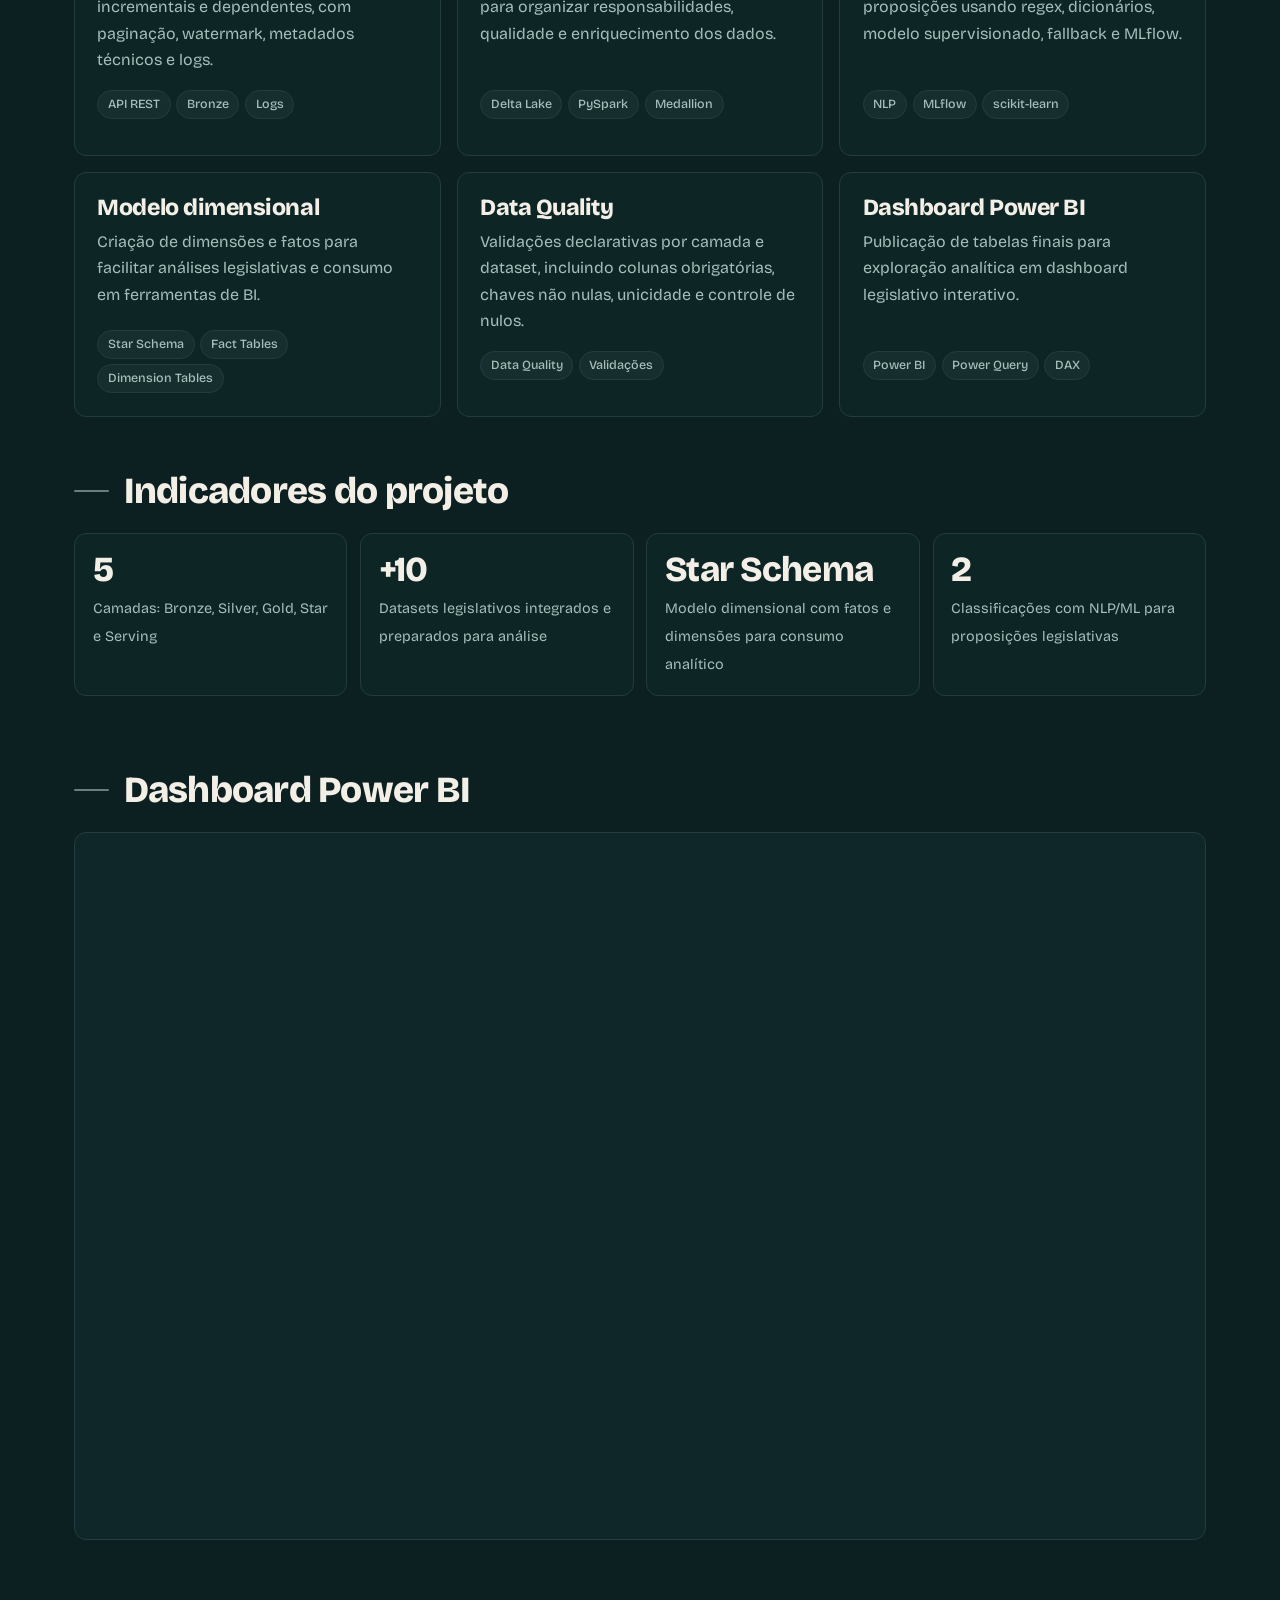
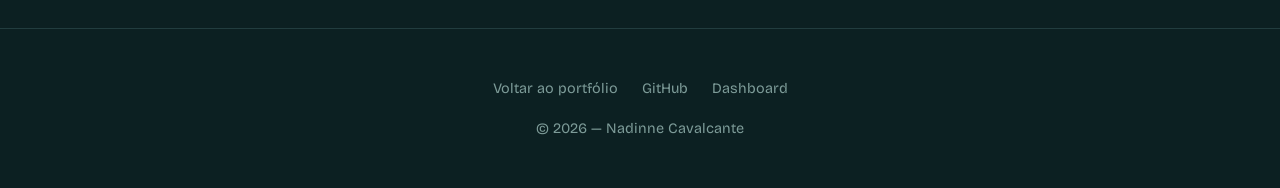
<file: projetos/camara/index.html>
<!DOCTYPE html>
<html lang="pt-BR">
<head>
  <meta charset="UTF-8" />
  <meta name="viewport" content="width=device-width, initial-scale=1, viewport-fit=cover" />
  <title>Pipeline Legislativo — Nadinne Cavalcante</title>
  <meta name="description" content="Pipeline Legislativo: plataforma Lakehouse com dados abertos da Câmara dos Deputados, com arquitetura Medalhão, PySpark, Delta Lake, Star Schema, ML/NLP e Power BI." />
  <link rel="canonical" href="https://nadinne94.github.io/portfolio/projetos/camara/" />
  <meta property="og:type" content="website" />
  <meta property="og:locale" content="pt_BR" />
  <meta property="og:site_name" content="Nadinne Cavalcante" />
  <meta property="og:title" content="Pipeline Legislativo — Nadinne Cavalcante" />
  <meta property="og:description" content="Pipeline Legislativo: plataforma Lakehouse com dados abertos da Câmara dos Deputados, com arquitetura Medalhão, PySpark, Delta Lake, Star Schema, ML/NLP e Power BI." />
  <meta property="og:url" content="https://nadinne94.github.io/portfolio/projetos/camara/" />
  <meta property="og:image" content="https://nadinne94.github.io/portfolio/assets/og-portfolio.png" />
  <meta property="og:image:width" content="1200" />
  <meta property="og:image:height" content="630" />
  <meta property="og:image:alt" content="Nadinne Cavalcante, Engenheira de Dados. Python, SQL, PySpark, dbt e Azure." />
  <meta name="twitter:card" content="summary_large_image" />
  <script>document.documentElement.classList.add('js');</script>
  <link rel="preconnect" href="https://fonts.googleapis.com" />
  <link rel="preconnect" href="https://fonts.gstatic.com" crossorigin />
  <link href="https://fonts.googleapis.com/css2?family=Bricolage+Grotesque:opsz,wdth,wght@12..96,75..100,200..800&display=swap" rel="stylesheet" />
  <link rel="icon" type="image/svg+xml" href="../../assets/favicon.svg" />
  <meta name="theme-color" content="#0c2022" />
  <link rel="stylesheet" href="../../assets/css/styles.css?v=20261121" />
  <link rel="stylesheet" href="../../assets/css/projeto-camara.css?v=20261121" />
</head>

<body>
  <nav class="navbar" id="navbar">
    <div class="nav-inner">
      <a class="nav-logo" href="../../">NC</a>
      <div class="nav-social">
        <a href="../../">Portfólio</a>
        <a href="https://github.com/nadinne94/pipeline-legislativo" target="_blank" rel="noreferrer">GitHub</a>
        <a href="https://app.powerbi.com/view?r=eyJrIjoiZGIxYTA5MTMtZjIxNy00ZTlkLWJlMjEtMWZmODA1NTlhZWRmIiwidCI6Ijk2NDEzODNiLWQ0N2MtNDQyMy05OTA4LTU5MGYyYTRmNzgwZCJ9" target="_blank" rel="noreferrer">Dashboard</a>
      </div>
    </div>
  </nav>

  <header class="hero" data-reveal>
    <span class="badge">Projeto de Engenharia de Dados</span>
    <h1>Pipeline<br>Legislativo</h1>
    <p class="hero-sub">
      Plataforma end-to-end para transformar dados legislativos públicos em produto analítico, usando API REST, PySpark, Delta Lake, arquitetura Medalhão, NLP/ML, Star Schema e Power BI.
    </p>
    <div class="hero-actions hero-nav">
      <a class="btn primary" href="https://github.com/nadinne94/pipeline-legislativo" target="_blank" rel="noreferrer">Documentação completa no GitHub</a>
      <a class="btn primary" href="https://app.powerbi.com/view?r=eyJrIjoiZGIxYTA5MTMtZjIxNy00ZTlkLWJlMjEtMWZmODA1NTlhZWRmIiwidCI6Ijk2NDEzODNiLWQ0N2MtNDQyMy05OTA4LTU5MGYyYTRmNzgwZCJ9" target="_blank" rel="noreferrer">Abrir dashboard Power BI</a>
      <a class="btn" href="../../#projetos">Voltar ao portfólio</a>
    </div>
  </header>

  <main class="container">
    <section class="section">
      <div class="section-header" data-reveal>
        <div class="gradient-line"></div>
        <h2>Visão geral</h2>
      </div>

      <div class="project-summary" data-reveal>
        <div class="summary-block">
          <span>Objetivo</span>
          <p>
            Organizar dados públicos da Câmara dos Deputados em uma arquitetura analítica moderna, permitindo análises sobre proposições, deputados, partidos, tramitações, votações, eventos e presença parlamentar.
          </p>
        </div>

        <div class="summary-block">
          <span>Problema</span>
          <p>
            A API pública possui dados ricos, mas distribuídos em vários endpoints, com relações dependentes e estruturas diferentes. O projeto resolve isso por meio de ingestão, padronização, enriquecimento, modelagem dimensional e publicação para BI.
          </p>
        </div>

        <div class="summary-block">
          <span>Resultado</span>
          <p>
            O pipeline gera tabelas analíticas em Star Schema e disponibiliza os dados em uma camada de serving para consumo em Power BI, com dashboard público para exploração dos principais indicadores legislativos.
          </p>
        </div>
      </div>
    </section>

    <section class="section">
      <div class="section-header" data-reveal>
        <div class="gradient-line"></div>
        <h2>Arquitetura do pipeline</h2>
      </div>

      <div class="arch project-arch" data-reveal>
        <div class="arch-node">API Câmara</div>
        <div class="arch-arrow">→</div>
        <div class="arch-node">Bronze<br>Raw</div>
        <div class="arch-arrow">→</div>
        <div class="arch-node">Silver<br>Clean</div>
        <div class="arch-arrow">→</div>
        <div class="arch-node">Gold + ML/NLP</div>
        <div class="arch-arrow">→</div>
        <div class="arch-node">Star Schema<br>Serving + Power BI</div>
      </div>
    </section>

    <section class="section">
      <div class="section-header" data-reveal>
        <div class="gradient-line"></div>
        <h2>Principais entregas</h2>
      </div>

      <div class="cards-grid" data-reveal>
        <div class="card">
          <div class="card-line"></div>
          <h3>Ingestão via API</h3>
          <p>Consumo de endpoints simples, incrementais e dependentes, com paginação, watermark, metadados técnicos e logs.</p>
          <div class="card-tags"><span class="card-tag">API REST</span><span class="card-tag">Bronze</span><span class="card-tag">Logs</span></div>
        </div>

        <div class="card">
          <div class="card-line"></div>
          <h3>Lakehouse em camadas</h3>
          <p>Separação entre Bronze, Silver e Gold para organizar responsabilidades, qualidade e enriquecimento dos dados.</p>
          <div class="card-tags"><span class="card-tag">Delta Lake</span><span class="card-tag">PySpark</span><span class="card-tag">Medallion</span></div>
        </div>

        <div class="card">
          <div class="card-line"></div>
          <h3>NLP e Machine Learning</h3>
          <p>Classificação temática e jurídica de proposições usando regex, dicionários, modelo supervisionado, fallback e MLflow.</p>
          <div class="card-tags"><span class="card-tag">NLP</span><span class="card-tag">MLflow</span><span class="card-tag">scikit-learn</span></div>
        </div>

        <div class="card">
          <div class="card-line"></div>
          <h3>Modelo dimensional</h3>
          <p>Criação de dimensões e fatos para facilitar análises legislativas e consumo em ferramentas de BI.</p>
          <div class="card-tags"><span class="card-tag">Star Schema</span><span class="card-tag">Fact Tables</span><span class="card-tag">Dimension Tables</span></div>
        </div>

        <div class="card">
          <div class="card-line"></div>
          <h3>Data Quality</h3>
          <p>Validações declarativas por camada e dataset, incluindo colunas obrigatórias, chaves não nulas, unicidade e controle de nulos.</p>
          <div class="card-tags"><span class="card-tag">Data Quality</span><span class="card-tag">Validações</span></div>
        </div>

        <div class="card">
          <div class="card-line"></div>
          <h3>Dashboard Power BI</h3>
          <p>Publicação de tabelas finais para exploração analítica em dashboard legislativo interativo.</p>
          <div class="card-tags"><span class="card-tag">Power BI</span><span class="card-tag">Power Query</span><span class="card-tag">DAX</span></div>
        </div>
      </div>
    </section>

    <section class="section">
      <div class="section-header" data-reveal>
        <div class="gradient-line"></div>
        <h2>Indicadores do projeto</h2>
      </div>

      <div class="metrics project-metrics" data-reveal>
        <div class="metric">
          <strong>5</strong>
          <span>Camadas: Bronze, Silver, Gold, Star e Serving</span>
        </div>
        <div class="metric">
          <strong>+10</strong>
          <span>Datasets legislativos integrados e preparados para análise</span>
        </div>
        <div class="metric">
          <strong>Star Schema</strong>
          <span>Modelo dimensional com fatos e dimensões para consumo analítico</span>
        </div>
        <div class="metric">
          <strong>2</strong>
          <span>Classificações com NLP/ML para proposições legislativas</span>
        </div>
      </div>
    </section>

    <section class="section">
      <div class="section-header" data-reveal>
        <div class="gradient-line"></div>
        <h2>Dashboard Power BI</h2>
      </div>

      <div class="dashboard-frame" data-reveal>
        <iframe
          title="dashboad_legislativo"
          src="https://app.powerbi.com/view?r=eyJrIjoiZGIxYTA5MTMtZjIxNy00ZTlkLWJlMjEtMWZmODA1NTlhZWRmIiwidCI6Ijk2NDEzODNiLWQ0N2MtNDQyMy05OTA4LTU5MGYyYTRmNzgwZCJ9"
          frameborder="0"
          allowFullScreen="true">
        </iframe>
      </div>
    </section>
  </main>

  <footer class="footer">
    <div class="footer-links">
      <a href="../../#projetos">Voltar ao portfólio</a>
      <a href="https://github.com/nadinne94/pipeline-legislativo" target="_blank" rel="noreferrer">GitHub</a>
      <a href="https://app.powerbi.com/view?r=eyJrIjoiZGIxYTA5MTMtZjIxNy00ZTlkLWJlMjEtMWZmODA1NTlhZWRmIiwidCI6Ijk2NDEzODNiLWQ0N2MtNDQyMy05OTA4LTU5MGYyYTRmNzgwZCJ9" target="_blank" rel="noreferrer">Dashboard</a>
    </div>
    <p>© 2026 — Nadinne Cavalcante</p>
  </footer>

  <script>
    const observer = new IntersectionObserver(entries => {
      entries.forEach(entry => {
        if (entry.isIntersecting) entry.target.classList.add('revealed');
      });
    }, { threshold: 0.1 });

    document.querySelectorAll('[data-reveal]').forEach(element => observer.observe(element));
  </script>
</body>
</html>
</file>
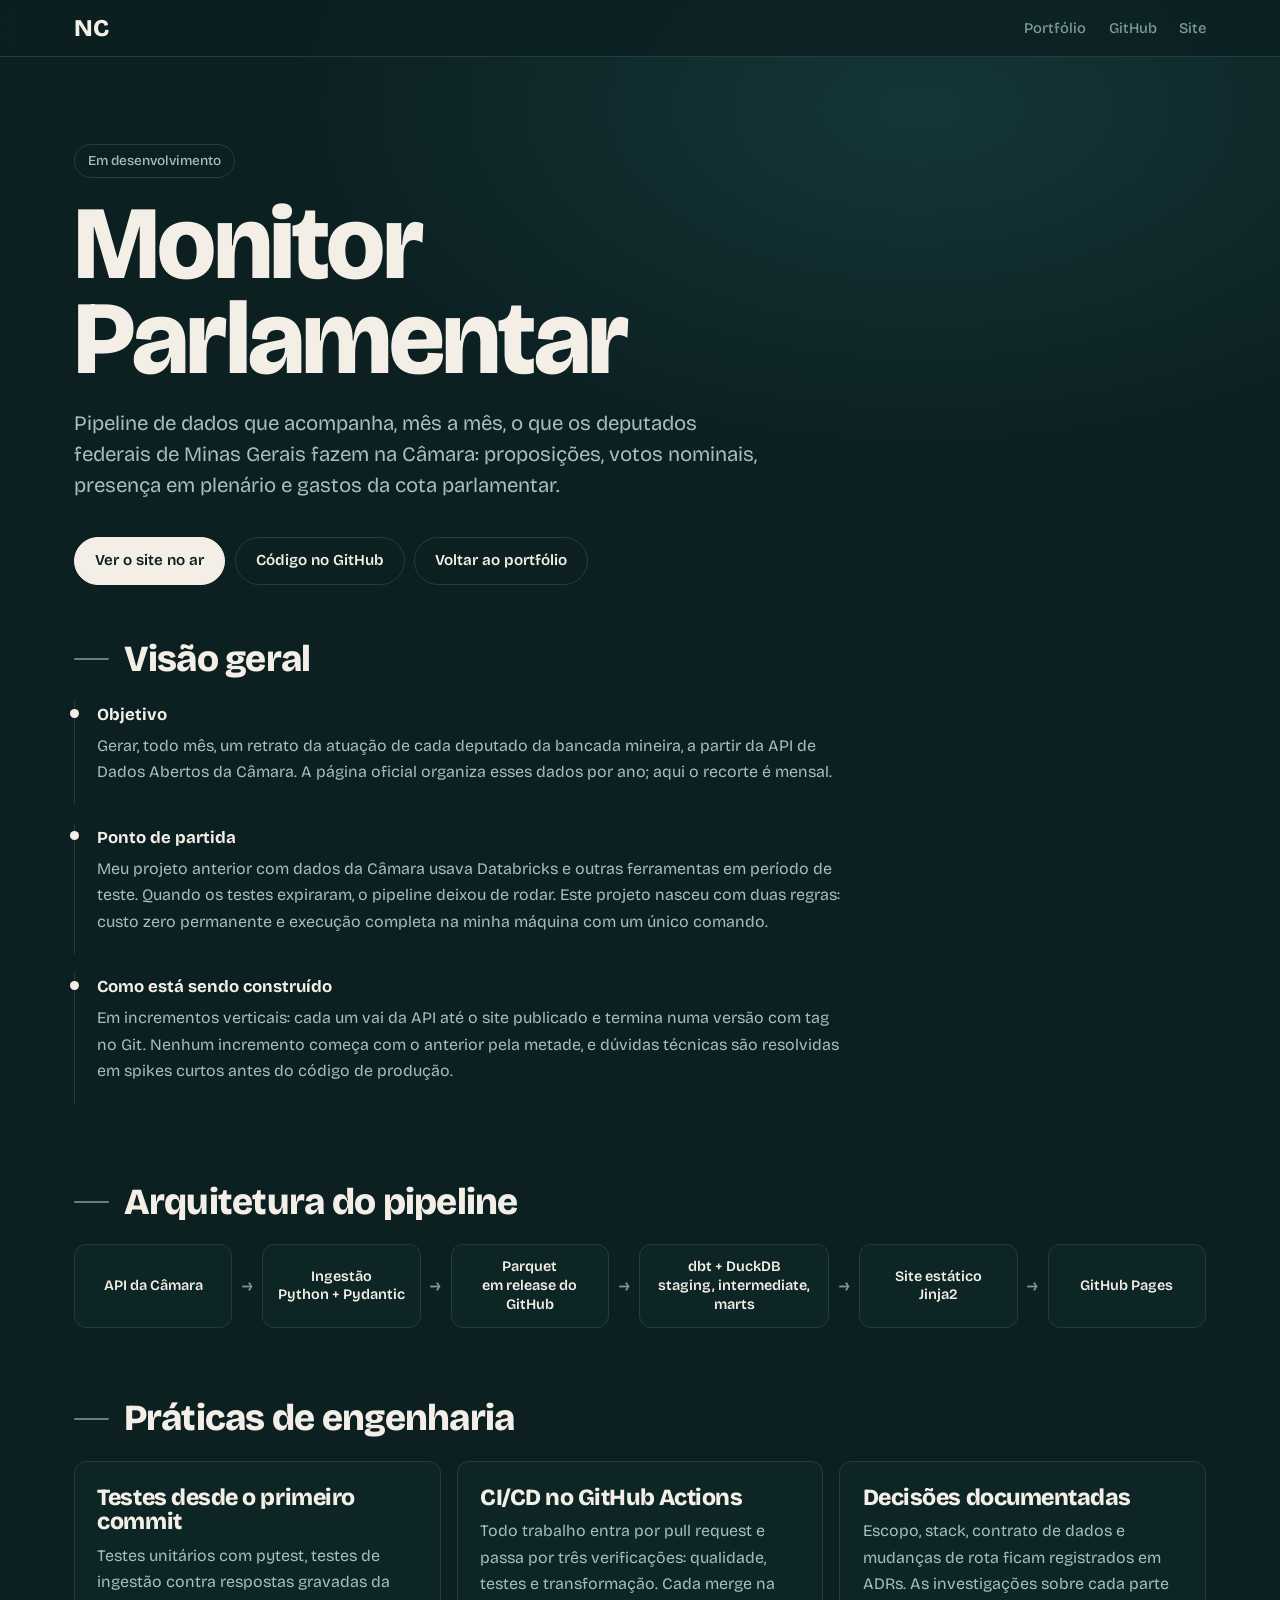
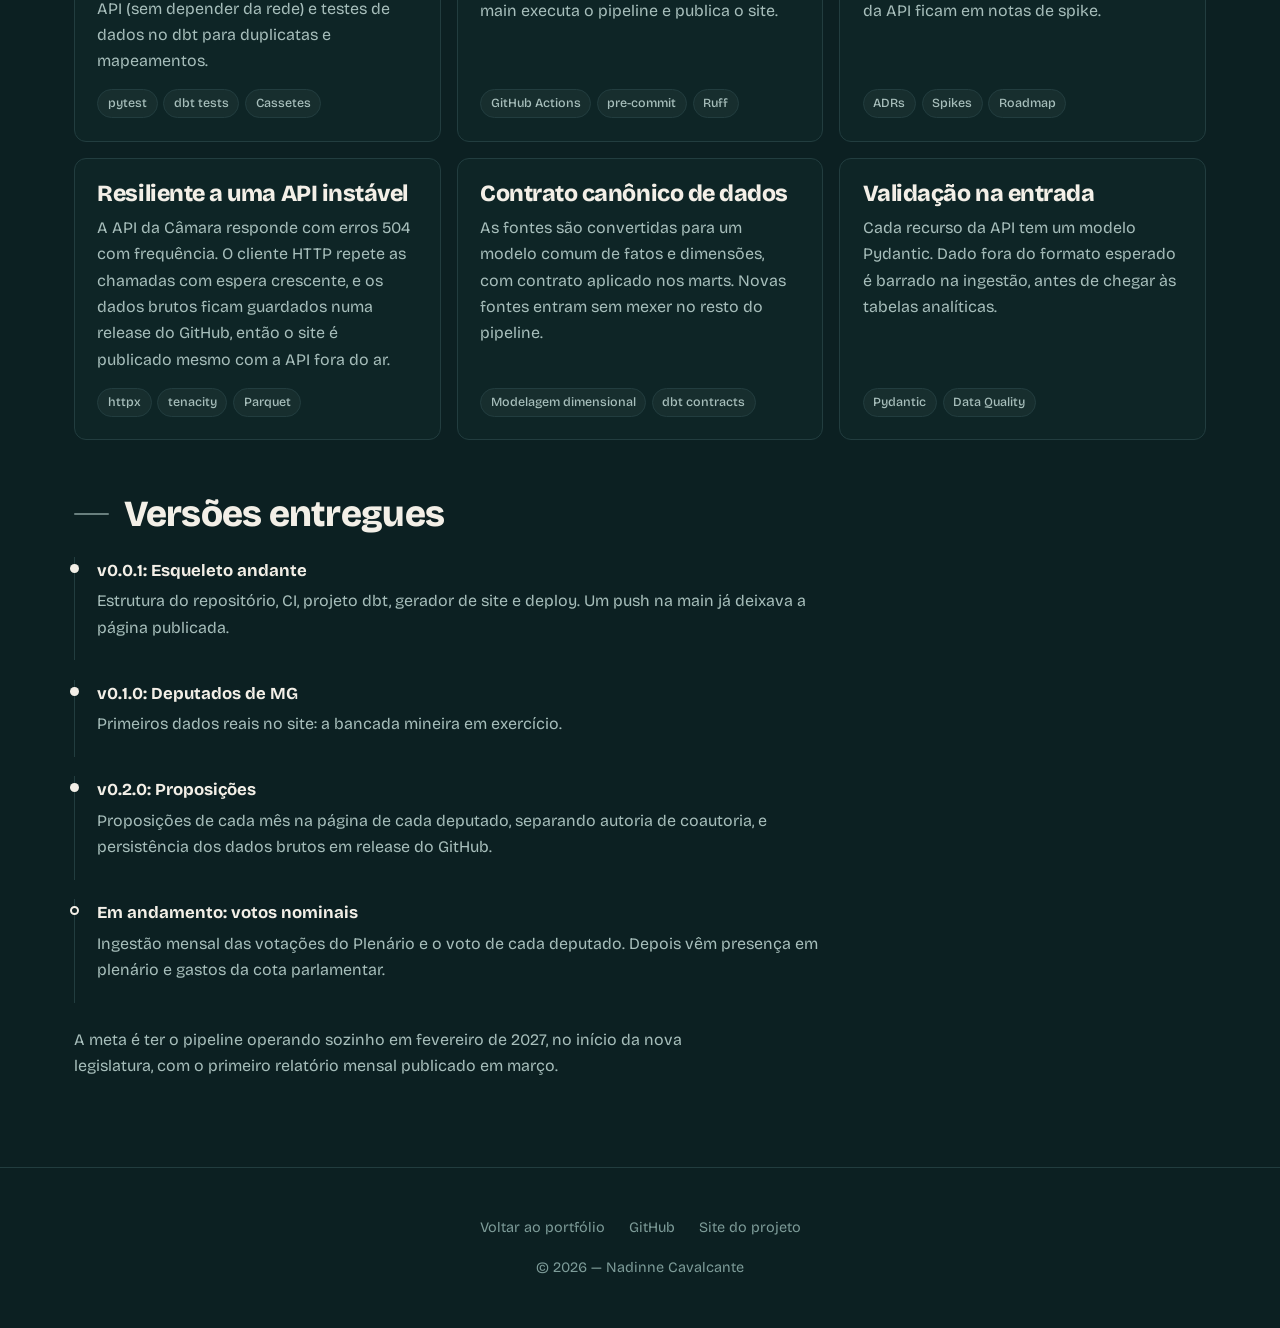
<file: projetos/monitor-parlamentar/index.html>
<!DOCTYPE html>
<html lang="pt-BR">
<head>
  <meta charset="UTF-8" />
  <meta name="viewport" content="width=device-width, initial-scale=1, viewport-fit=cover" />
  <title>Monitor Parlamentar — Nadinne Cavalcante</title>
  <meta name="description" content="Pipeline de dados que acompanha, mês a mês, a atuação dos deputados federais de Minas Gerais, com Python, Pydantic, dbt, DuckDB, testes automatizados e CI/CD no GitHub Actions." />
  <link rel="canonical" href="https://nadinne94.github.io/portfolio/projetos/monitor-parlamentar/" />
  <meta property="og:type" content="website" />
  <meta property="og:locale" content="pt_BR" />
  <meta property="og:site_name" content="Nadinne Cavalcante" />
  <meta property="og:title" content="Monitor Parlamentar — Nadinne Cavalcante" />
  <meta property="og:description" content="Pipeline de dados que acompanha, mês a mês, a atuação dos deputados federais de Minas Gerais, com Python, Pydantic, dbt, DuckDB, testes automatizados e CI/CD no GitHub Actions." />
  <meta property="og:url" content="https://nadinne94.github.io/portfolio/projetos/monitor-parlamentar/" />
  <meta property="og:image" content="https://nadinne94.github.io/portfolio/assets/og-portfolio.png" />
  <meta property="og:image:width" content="1200" />
  <meta property="og:image:height" content="630" />
  <meta property="og:image:alt" content="Nadinne Cavalcante, Engenheira de Dados. Python, SQL, PySpark, dbt e Azure." />
  <meta name="twitter:card" content="summary_large_image" />
  <script>document.documentElement.classList.add('js');</script>
  <link rel="preconnect" href="https://fonts.googleapis.com" />
  <link rel="preconnect" href="https://fonts.gstatic.com" crossorigin />
  <link href="https://fonts.googleapis.com/css2?family=Bricolage+Grotesque:opsz,wdth,wght@12..96,75..100,200..800&display=swap" rel="stylesheet" />
  <link rel="icon" type="image/svg+xml" href="../../assets/favicon.svg" />
  <meta name="theme-color" content="#0c2022" />
  <link rel="stylesheet" href="../../assets/css/styles.css?v=20261121" />
  <link rel="stylesheet" href="../../assets/css/projeto-monitor.css?v=20261121" />
</head>

<body>
  <nav class="navbar" id="navbar">
    <div class="nav-inner">
      <a class="nav-logo" href="../../">NC</a>
      <div class="nav-social">
        <a href="../../">Portfólio</a>
        <a href="https://github.com/nadinne94/monitor-parlamentar" target="_blank" rel="noreferrer">GitHub</a>
        <a href="https://nadinne94.github.io/monitor-parlamentar/" target="_blank" rel="noreferrer">Site</a>
      </div>
    </div>
  </nav>

  <header class="hero" data-reveal>
    <span class="badge">Em desenvolvimento</span>
    <h1>Monitor<br>Parlamentar</h1>
    <p class="hero-sub">
      Pipeline de dados que acompanha, mês a mês, o que os deputados federais de Minas Gerais fazem na Câmara: proposições, votos nominais, presença em plenário e gastos da cota parlamentar.
    </p>
    <div class="hero-actions hero-nav">
      <a class="btn primary" href="https://nadinne94.github.io/monitor-parlamentar/" target="_blank" rel="noreferrer">Ver o site no ar</a>
      <a class="btn" href="https://github.com/nadinne94/monitor-parlamentar" target="_blank" rel="noreferrer">Código no GitHub</a>
      <a class="btn" href="../../#projetos">Voltar ao portfólio</a>
    </div>
  </header>

  <main class="container">
    <section class="section">
      <div class="section-header" data-reveal>
        <div class="gradient-line"></div>
        <h2>Visão geral</h2>
      </div>

      <div class="project-summary" data-reveal>
        <div class="summary-block">
          <span>Objetivo</span>
          <p>
            Gerar, todo mês, um retrato da atuação de cada deputado da bancada mineira, a partir da API de Dados Abertos da Câmara. A página oficial organiza esses dados por ano; aqui o recorte é mensal.
          </p>
        </div>

        <div class="summary-block">
          <span>Ponto de partida</span>
          <p>
            Meu projeto anterior com dados da Câmara usava Databricks e outras ferramentas em período de teste. Quando os testes expiraram, o pipeline deixou de rodar. Este projeto nasceu com duas regras: custo zero permanente e execução completa na minha máquina com um único comando.
          </p>
        </div>

        <div class="summary-block">
          <span>Como está sendo construído</span>
          <p>
            Em incrementos verticais: cada um vai da API até o site publicado e termina numa versão com tag no Git. Nenhum incremento começa com o anterior pela metade, e dúvidas técnicas são resolvidas em spikes curtos antes do código de produção.
          </p>
        </div>
      </div>
    </section>

    <section class="section">
      <div class="section-header" data-reveal>
        <div class="gradient-line"></div>
        <h2>Arquitetura do pipeline</h2>
      </div>

      <div class="arch monitor-arch" data-reveal>
        <div class="arch-node">API da Câmara</div>
        <div class="arch-arrow">→</div>
        <div class="arch-node">Ingestão<br>Python + Pydantic</div>
        <div class="arch-arrow">→</div>
        <div class="arch-node">Parquet<br>em release do GitHub</div>
        <div class="arch-arrow">→</div>
        <div class="arch-node">dbt + DuckDB<br>staging, intermediate, marts</div>
        <div class="arch-arrow">→</div>
        <div class="arch-node">Site estático<br>Jinja2</div>
        <div class="arch-arrow">→</div>
        <div class="arch-node">GitHub Pages</div>
      </div>
    </section>

    <section class="section">
      <div class="section-header" data-reveal>
        <div class="gradient-line"></div>
        <h2>Práticas de engenharia</h2>
      </div>

      <div class="cards-grid monitor-practices" data-reveal>
        <div class="card">
          <h3>Testes desde o primeiro commit</h3>
          <p>Testes unitários com pytest, testes de ingestão contra respostas gravadas da API (sem depender da rede) e testes de dados no dbt para duplicatas e mapeamentos.</p>
          <div class="card-tags"><span class="card-tag">pytest</span><span class="card-tag">dbt tests</span><span class="card-tag">Cassetes</span></div>
        </div>

        <div class="card">
          <h3>CI/CD no GitHub Actions</h3>
          <p>Todo trabalho entra por pull request e passa por três verificações: qualidade, testes e transformação. Cada merge na main executa o pipeline e publica o site.</p>
          <div class="card-tags"><span class="card-tag">GitHub Actions</span><span class="card-tag">pre-commit</span><span class="card-tag">Ruff</span></div>
        </div>

        <div class="card">
          <h3>Decisões documentadas</h3>
          <p>Escopo, stack, contrato de dados e mudanças de rota ficam registrados em ADRs. As investigações sobre cada parte da API ficam em notas de spike.</p>
          <div class="card-tags"><span class="card-tag">ADRs</span><span class="card-tag">Spikes</span><span class="card-tag">Roadmap</span></div>
        </div>

        <div class="card">
          <h3>Resiliente a uma API instável</h3>
          <p>A API da Câmara responde com erros 504 com frequência. O cliente HTTP repete as chamadas com espera crescente, e os dados brutos ficam guardados numa release do GitHub, então o site é publicado mesmo com a API fora do ar.</p>
          <div class="card-tags"><span class="card-tag">httpx</span><span class="card-tag">tenacity</span><span class="card-tag">Parquet</span></div>
        </div>

        <div class="card">
          <h3>Contrato canônico de dados</h3>
          <p>As fontes são convertidas para um modelo comum de fatos e dimensões, com contrato aplicado nos marts. Novas fontes entram sem mexer no resto do pipeline.</p>
          <div class="card-tags"><span class="card-tag">Modelagem dimensional</span><span class="card-tag">dbt contracts</span></div>
        </div>

        <div class="card">
          <h3>Validação na entrada</h3>
          <p>Cada recurso da API tem um modelo Pydantic. Dado fora do formato esperado é barrado na ingestão, antes de chegar às tabelas analíticas.</p>
          <div class="card-tags"><span class="card-tag">Pydantic</span><span class="card-tag">Data Quality</span></div>
        </div>
      </div>
    </section>

    <section class="section">
      <div class="section-header" data-reveal>
        <div class="gradient-line"></div>
        <h2>Versões entregues</h2>
      </div>

      <div class="project-summary" data-reveal>
        <div class="summary-block">
          <span>v0.0.1: Esqueleto andante</span>
          <p>Estrutura do repositório, CI, projeto dbt, gerador de site e deploy. Um push na main já deixava a página publicada.</p>
        </div>
        <div class="summary-block">
          <span>v0.1.0: Deputados de MG</span>
          <p>Primeiros dados reais no site: a bancada mineira em exercício.</p>
        </div>
        <div class="summary-block">
          <span>v0.2.0: Proposições</span>
          <p>Proposições de cada mês na página de cada deputado, separando autoria de coautoria, e persistência dos dados brutos em release do GitHub.</p>
        </div>
        <div class="summary-block summary-block--open">
          <span>Em andamento: votos nominais</span>
          <p>Ingestão mensal das votações do Plenário e o voto de cada deputado. Depois vêm presença em plenário e gastos da cota parlamentar.</p>
        </div>
      </div>

      <p class="lead monitor-goal" data-reveal>
        A meta é ter o pipeline operando sozinho em fevereiro de 2027, no início da nova legislatura, com o primeiro relatório mensal publicado em março.
      </p>
    </section>
  </main>

  <footer class="footer">
    <div class="footer-links">
      <a href="../../#projetos">Voltar ao portfólio</a>
      <a href="https://github.com/nadinne94/monitor-parlamentar" target="_blank" rel="noreferrer">GitHub</a>
      <a href="https://nadinne94.github.io/monitor-parlamentar/" target="_blank" rel="noreferrer">Site do projeto</a>
    </div>
    <p>© 2026 — Nadinne Cavalcante</p>
  </footer>

  <script>
    const observer = new IntersectionObserver(entries => {
      entries.forEach(entry => {
        if (entry.isIntersecting) entry.target.classList.add('revealed');
      });
    }, { threshold: 0.1 });

    document.querySelectorAll('[data-reveal]').forEach(element => observer.observe(element));
  </script>
</body>
</html>
</file>
<file: assets/css/styles.css>
/* ==========================================================================
   Identidade visual — mesma da capa do LinkedIn
   Fundo verde-petróleo profundo com brilho suave à direita,
   títulos em Bricolage Grotesque condensada e pesada (creme),
   textos de apoio em verde-sálvia.
   ========================================================================== */

*, *::before, *::after { box-sizing: border-box; margin: 0; padding: 0; }

:root {
  /* Cores da capa (HSL sem a função, para permitir hsl(var(--x) / .1)) */
  --bg: 185 48% 9%;          /* #0c2022 — fundo */
  --bg-glow: 184 46% 15%;    /* #143436 — brilho radial */
  --card: 184 47% 11%;       /* superfícies um tom acima do fundo */
  --fg: 40 32% 93%;          /* #f2eee6 — creme dos títulos */
  --muted-fg: 172 15% 70%;   /* #a8bfbc — sálvia do subtítulo */
  --faint-fg: 174 13% 55%;   /* #7e9c99 — sálvia do link do GitHub */
  --border: 184 30% 19%;     /* linhas e contornos */
  --primary: 172 15% 70%;    /* destaque = sálvia (datas, rótulos, links) */

  --font: "Bricolage Grotesque", "Helvetica Neue", Arial, sans-serif;
  --radius: .75rem;
}

html { scroll-behavior: smooth; }

body {
  background:
    radial-gradient(ellipse 70% 55% at 72% 12%, hsl(var(--bg-glow)) 0%, transparent 70%),
    hsl(var(--bg));
  background-attachment: fixed;
  color: hsl(var(--fg));
  font-family: var(--font);
  font-optical-sizing: auto;
  font-size: 1.0625rem;
  line-height: 1.65;
  overflow-x: hidden;
  -webkit-text-size-adjust: 100%;
}

a { color: inherit; text-decoration: none; }
img, iframe { max-width: 100%; }

:focus-visible { outline: 2px solid hsl(var(--fg)); outline-offset: 3px; border-radius: 4px; }

/* Títulos: o "carimbo" da capa — condensado, pesado, creme */
h1, h2, h3, .nav-logo, .metric strong {
  font-family: var(--font);
  font-weight: 800;
  font-stretch: 100%;
  font-variation-settings: "wdth" 100;
  letter-spacing: -.02em;
  color: hsl(var(--fg));
}

/* ---------- Navegação ---------- */
.navbar {
  position: fixed; top: 0; width: 100%; z-index: 50;
  padding-top: env(safe-area-inset-top, 0px);
  backdrop-filter: blur(16px);
  background: hsl(var(--bg) / .82);
  border-bottom: 1px solid hsl(var(--border));
}
.nav-inner { max-width: 1180px; margin: 0 auto; padding: 1rem 1.5rem; display: flex; justify-content: space-between; align-items: center; }
.nav-logo { font-size: 1.5rem; line-height: 1; }
.nav-social { display: flex; align-items: center; gap: 1.4rem; }
.nav-social a, .mobile-menu a { color: hsl(var(--faint-fg)); font-size: .92rem; font-weight: 500; transition: color .2s; }
.nav-social a:hover, .mobile-menu a:hover { color: hsl(var(--fg)); }
.nav-toggle {
  display: none; background: transparent; border: 1px solid hsl(var(--border));
  color: hsl(var(--fg)); font-size: 1.3rem; border-radius: .6rem; padding: .3rem .65rem; cursor: pointer;
}
.mobile-menu { display: none; flex-direction: column; gap: .15rem; padding: .75rem 1rem 1rem; border-top: 1px solid hsl(var(--border)); background: hsl(var(--bg) / .98); }
.mobile-menu.open { display: flex; }
.mobile-menu a { padding: .75rem .8rem; border-radius: .6rem; }
.mobile-menu a:hover { background: hsl(var(--fg) / .05); }

/* ---------- Hero (espelha a composição da capa) ---------- */
.hero { max-width: 1180px; margin: 0 auto; padding: 9rem 1.5rem 3.5rem; position: relative; }
.hero h1 {
  font-size: clamp(3rem, 8.5vw, 6.5rem);
  line-height: .92;
  margin-bottom: 1.4rem;
  overflow-wrap: anywhere;
}
.gradient-text { color: inherit; } /* mantida por compatibilidade; sem degradê */
.hero-sub { color: hsl(var(--muted-fg)); font-size: clamp(1.1rem, 1.6vw, 1.3rem); line-height: 1.5; max-width: 34em; margin-bottom: 2rem; }
.hero-nav { margin-top: 2.2rem; display: flex; align-items: center; gap: .6rem; flex-wrap: wrap; }
.hero-actions { display: flex; gap: .6rem; flex-wrap: wrap; }
.container { max-width: 1180px; margin: 0 auto; padding: 0 1.5rem 2rem; }

/* ---------- Botões ---------- */
.tab-btn, .btn {
  display: inline-flex; align-items: center; justify-content: center; gap: .45rem;
  font-family: var(--font); font-weight: 600; font-size: .95rem;
  min-height: 42px; padding: .65rem 1.25rem;
  border-radius: 999px; border: 1px solid hsl(var(--border));
  background: transparent; color: hsl(var(--fg));
  cursor: pointer; transition: background .2s, color .2s, border-color .2s;
}
.tab-btn:hover, .btn:hover { border-color: hsl(var(--muted-fg)); }
/* aba ativa e ação principal: "pílula" creme, como o título da capa */
.tab-btn.active, .btn.primary { background: hsl(var(--fg)); border-color: hsl(var(--fg)); color: hsl(var(--bg)); }
.tab-btn.active:hover, .btn.primary:hover { background: hsl(var(--fg) / .88); }
.nav-pill { white-space: nowrap; }

/* As abas só se escondem quando o JavaScript está ativo;
   sem ele, as seções aparecem em sequência */
.js .tab-content { display: none; }
.js .tab-content.active { display: block; }

/* ---------- Seções ---------- */
.section { padding-bottom: 3.5rem; }
.section-header { display: flex; align-items: center; gap: .9rem; margin-bottom: 1.5rem; }
.gradient-line { width: 2.2rem; height: 2px; background: hsl(var(--muted-fg) / .6); border-radius: 2px; flex: 0 0 auto; }
.section-header h2 { font-size: clamp(1.8rem, 3vw, 2.3rem); line-height: 1; }
.lead, .card p, .project-hero p, .summary-block p { color: hsl(var(--muted-fg)); font-size: 1rem; }
.lead { max-width: 40em; }

.project-hero { border: 1px solid hsl(var(--border)); background: hsl(var(--card) / .7); border-radius: 1.1rem; padding: 1.6rem; margin-bottom: 1.6rem; position: relative; overflow: hidden; }
.project-hero h2 { font-size: clamp(1.8rem, 4vw, 2.8rem); line-height: 1; margin-bottom: .8rem; overflow-wrap: anywhere; }

.badge {
  display: inline-flex; margin-bottom: 1.1rem; font-size: .85rem; font-weight: 500;
  color: hsl(var(--muted-fg)); border: 1px solid hsl(var(--border));
  padding: .3rem .8rem; border-radius: 999px;
}

.project-summary { display: grid; gap: 1.2rem; margin: 1rem 0 1.5rem; max-width: 48rem; }
.summary-block { position: relative; padding: 0 0 1.2rem 1.4rem; border-left: 1px solid hsl(var(--border)); }
.summary-block::before { content: ""; position: absolute; left: -5px; top: .45rem; width: 9px; height: 9px; border-radius: 999px; background: hsl(var(--fg)); }
.summary-block span { display: inline-flex; margin-bottom: .25rem; color: hsl(var(--fg)); font-weight: 700; font-size: 1.05rem; }

/* ---------- Métricas e arquitetura ---------- */
.metrics { display: grid; grid-template-columns: repeat(2, 1fr); gap: .8rem; margin: 1.2rem 0; }
.metric { background: hsl(var(--card) / .7); border: 1px solid hsl(var(--border)); border-radius: var(--radius); padding: 1.1rem; min-width: 0; }
.metric strong { font-size: 2.2rem; line-height: 1; display: block; margin-bottom: .4rem; overflow-wrap: anywhere; }
.metric span { color: hsl(var(--muted-fg)); font-size: .9rem; }

.arch { display: grid; gap: .75rem; margin: 1rem 0; }
.arch-node { background: hsl(var(--card) / .7); border: 1px solid hsl(var(--border)); border-radius: var(--radius); padding: .8rem; text-align: center; font-weight: 600; font-size: .9rem; }
.arch-arrow { text-align: center; color: hsl(var(--faint-fg)); font-weight: 600; }

.dashboard-frame { width: 100%; aspect-ratio: 16/10; border: 1px solid hsl(var(--border)); border-radius: var(--radius); overflow: hidden; background: hsl(var(--card)); }
.dashboard-frame iframe { width: 100%; height: 100%; border: 0; }

/* ---------- Tags ---------- */
.skill-tag, .card-tag {
  border-radius: 999px; background: hsl(var(--fg) / .04);
  color: hsl(var(--muted-fg)); border: 1px solid hsl(var(--border)); font-weight: 500;
}

/* ---------- Cards ---------- */
.cards-grid { display: grid; grid-template-columns: 1fr; gap: 1rem; }
.card {
  background: hsl(var(--card) / .7); border: 1px solid hsl(var(--border));
  border-radius: var(--radius); padding: 1.4rem; position: relative; overflow: hidden;
  transition: border-color .25s; min-width: 0;
}
.card:hover { border-color: hsl(var(--muted-fg) / .55); }
.card-line { display: none; } /* filete em degradê da identidade antiga */
.card h3 { font-size: 1.45rem; line-height: 1.05; margin-bottom: .6rem; }
.card-tags { display: flex; flex-wrap: wrap; gap: .35rem; margin-top: .9rem; }
.card-tag { font-size: .78rem; padding: .2rem .6rem; }
.card-link { display: inline-flex; margin-top: 1rem; color: hsl(var(--fg)); font-size: .95rem; font-weight: 600; text-decoration: underline; text-decoration-color: hsl(var(--muted-fg) / .5); text-underline-offset: .25em; }
.card-link:hover { text-decoration-color: hsl(var(--fg)); }

/* Rodapé do card: "Ver projeto" à esquerda e, quando houver, o status à direita.
   Fica na mesma linha em todos os cards, então os títulos continuam alinhados. */
.card-footer { margin-top: auto; padding-top: 1rem; display: flex; align-items: baseline; justify-content: space-between; gap: .75rem; flex-wrap: wrap; }
.card .card-footer .card-link { margin-top: 0; padding-top: 0; }
.card-status { display: inline-flex; align-items: center; gap: .45rem; font-size: .82rem; color: hsl(var(--faint-fg)); }
.card-status::before { content: ""; align-self: center; width: 7px; height: 7px; border-radius: 999px; background: hsl(var(--muted-fg)); }

/* Card inteiro clicável: o link do título se estende por todo o card */
.card-title-link { color: inherit; }
.card-title-link::after { content: ""; position: absolute; inset: 0; border-radius: inherit; }
.card:has(.card-title-link) { cursor: pointer; }
.card:has(.card-title-link:hover) .card-link,
.card:has(.card-title-link:focus-visible) .card-link { text-decoration-color: hsl(var(--fg)); }
.card:has(.card-title-link:focus-visible) { border-color: hsl(var(--fg)); }
.card-title-link:focus-visible { outline: none; }

/* ---------- Rodapé ---------- */
.footer { text-align: center; padding: 3rem 1.5rem calc(3rem + env(safe-area-inset-bottom, 0px)); border-top: 1px solid hsl(var(--border)); color: hsl(var(--faint-fg)); font-size: .9rem; }
.footer-links { display: flex; justify-content: center; gap: 1.5rem; margin-bottom: 1rem; flex-wrap: wrap; }
.footer-links a:hover { color: hsl(var(--fg)); }

/* ---------- Entrada suave (uma só, discreta) ---------- */
.js [data-reveal] { opacity: 0; transform: translateY(.6rem); transition: opacity .5s ease, transform .5s ease; }
.js [data-reveal].revealed { opacity: 1; transform: none; }
@media (prefers-reduced-motion: reduce) {
  html { scroll-behavior: auto; }
  .js [data-reveal] { opacity: 1; transform: none; transition: none; }
}

/* ---------- Responsivo ---------- */
@media (min-width: 720px) { .cards-grid { grid-template-columns: repeat(2, 1fr); } }
@media (min-width: 820px) { .metrics { grid-template-columns: repeat(4, 1fr); } }
@media (min-width: 1040px) { .cards-grid { grid-template-columns: repeat(3, 1fr); } }

@media (max-width: 980px) {
  .nav-inner { padding: .75rem 1rem; }
  .nav-social { display: none; }
  .nav-toggle { display: block; }
}

@media (max-width: 640px) {
  body { font-size: 1rem; line-height: 1.6; }
  .hero { padding: 6.8rem 1rem 2.4rem; }
  .hero h1 { font-size: clamp(2.8rem, 15vw, 3.6rem); }
  .hero-sub { font-size: 1.05rem; }
  .hero-nav, .hero-actions { display: grid; grid-template-columns: 1fr 1fr; gap: .5rem; }
  .tab-btn, .btn { width: 100%; padding: .7rem 1rem; }
  .btn.primary { grid-column: 1 / -1; } /* ação principal ocupa a linha inteira */
  .container { padding: 0 1rem 1.5rem; }
  .section { padding-bottom: 2.4rem; }
  .section-header { gap: .65rem; margin-bottom: 1rem; }
  .gradient-line { width: 1.5rem; }
  .section-header h2 { font-size: 1.75rem; }
  .project-hero { padding: 1.1rem; border-radius: .9rem; }
  .lead, .card p, .project-hero p, .summary-block p { font-size: .95rem; }
  .summary-block { padding-left: 1rem; }
  .metrics { grid-template-columns: 1fr 1fr; }
  .metric { padding: .9rem; }
  .metric strong { font-size: 1.7rem; }
  .arch { grid-template-columns: 1fr; gap: .45rem; }
  .arch-arrow { font-size: 0; }
  .arch-arrow::after { content: '↓'; font-size: 1.05rem; }
  .dashboard-frame { aspect-ratio: 4/3; }
  .card { padding: 1.1rem; }
  .card h3 { font-size: 1.3rem; }
  .footer { padding: 2.2rem 1rem calc(2.2rem + env(safe-area-inset-bottom, 0px)); }
  .footer-links { gap: 1rem; }
}

@media (max-width: 380px) {
  .hero h1 { font-size: 2.6rem; }
  .container, .hero { padding-left: .85rem; padding-right: .85rem; }
  .project-hero, .card { padding: .95rem; }
  .dashboard-frame { aspect-ratio: 1/1; }
}
</file>
<file: assets/css/sections.css>
/* CSS específico das seções carregadas no index.html
   Cores e fontes vêm dos tokens de styles.css (identidade da capa do LinkedIn)
   Seções: Sobre, Projetos, Skills e Timeline */

/* Sobre */
.about-text {
  max-width: 42em; /* ~75 caracteres por linha */
}

.about-text p {
  margin-bottom: 1rem;
}

.about-text strong {
  color: hsl(var(--fg));
}

/* Skills */
.skills-layout {
  display: grid;
  gap: 1rem;
  margin-top: 1.5rem;
}

.skills-group {
  margin-bottom: 1.45rem;
  padding-left: 1.15rem;
  border-left: 1px solid hsl(var(--border));
  position: relative;
}

.skills-group::before {
  content: "";
  position: absolute;
  left: -5px;
  top: 0.55rem;
  width: 9px;
  height: 9px;
  border-radius: 999px;
  background: hsl(var(--fg));
}

.skills-group h3 {
  font-size: 1.45rem;
  line-height: 1.05;
  margin-bottom: 0.35rem;
  color: hsl(var(--fg));
}

.skills-group p {
  color: hsl(var(--muted-fg));
  font-size: 0.9rem;
  margin-bottom: 0.75rem;
}

.skills-wrap {
  display: flex;
  flex-wrap: wrap;
  gap: 0.55rem;
}

.skill-tag {
  font-size: 0.85rem;
  padding: 0.38rem 0.8rem;
}

/* Projetos */
.project-filter {
  display: flex;
  gap: 0.75rem;
  flex-wrap: wrap;
  margin-bottom: 1.5rem;
}

.project-filter-btn {
  border: 1px solid hsl(var(--border));
  border-radius: 999px;
  padding: 0.72rem 1rem;
  background: transparent;
  color: hsl(var(--muted-fg));
  font: inherit;
  font-size: 0.95rem;
  font-weight: 600;
  cursor: pointer;
  transition: background 0.2s, color 0.2s, border-color 0.2s;
}

.project-filter-btn:hover {
  border-color: hsl(var(--muted-fg));
  color: hsl(var(--fg));
}

.project-filter-btn.active {
  background: hsl(var(--fg));
  border-color: hsl(var(--fg));
  color: hsl(var(--bg));
}

.js .project-panel {
  display: none;
}

.js .project-panel.active {
  display: block;
}

/* sem JavaScript, os três grupos aparecem em sequência */
.project-panel + .project-panel {
  margin-top: 1.5rem;
}

.js .project-panel + .project-panel {
  margin-top: 0;
}

.project-card {
  display: flex;
  flex-direction: column;
  height: 100%;
}

.project-card-body {
  flex: 1;
}

.project-card .card-tags {
  margin-top: 1rem;
}

.project-card .card-link {
  margin-top: auto;
  align-self: flex-start;
  padding-top: 1rem;
}

/* Timeline */
.career-timeline {
  position: relative;
  display: grid;
  gap: 1.8rem;
  margin: 2.2rem 0 1rem;
}

.career-timeline::before {
  content: "";
  position: absolute;
  left: 50%;
  top: 0.7rem;
  bottom: 0.7rem;
  width: 2px;
  transform: translateX(-50%);
  background: hsl(var(--border));
  border-radius: 999px;
}

.timeline-entry {
  position: relative;
  display: grid;
  grid-template-columns: minmax(0, 1fr) 3rem minmax(0, 1fr);
  gap: 1.2rem;
  align-items: stretch;
}

.timeline-date {
  align-self: start;
  color: hsl(var(--fg));
  font-weight: 800;
  font-stretch: 100%;
  font-variation-settings: "wdth" 100;
  font-size: 1.5rem;
  line-height: 1;
  padding-top: 0.95rem;
}

.timeline-marker {
  position: relative;
  grid-column: 2;
  grid-row: 1;
  min-height: 100%;
}

.timeline-marker::before {
  content: "";
  position: absolute;
  top: 1.05rem;
  left: 50%;
  transform: translateX(-50%);
  width: 13px;
  height: 13px;
  border-radius: 999px;
  background: hsl(var(--bg));
  border: 3px solid hsl(var(--fg));
  z-index: 2;
}

.timeline-card {
  width: 100%;
  max-width: 520px;
  min-height: 155px;
  background: hsl(var(--card) / 0.7);
  border: 1px solid hsl(var(--border));
  border-radius: var(--radius);
  padding: 1.2rem 1.25rem;
  position: relative;
  overflow: hidden;
  transition: 0.3s;
  display: flex;
  flex-direction: column;
  justify-content: flex-start;
}

.timeline-card::before {
  content: "";
  position: absolute;
  top: 0;
  bottom: 0;
  width: 2px;
  background: hsl(var(--muted-fg) / 0.5);
}

.timeline-entry.left .timeline-card {
  grid-column: 1;
  grid-row: 1;
  justify-self: end;
}

.timeline-entry.left .timeline-date {
  grid-column: 3;
  grid-row: 1;
  text-align: left;
}

.timeline-entry.left .timeline-card::before {
  right: 0;
}

.timeline-entry.right .timeline-card {
  grid-column: 3;
  grid-row: 1;
  justify-self: start;
}

.timeline-entry.right .timeline-date {
  grid-column: 1;
  grid-row: 1;
  text-align: right;
}

.timeline-entry.right .timeline-card::before {
  left: 0;
}

.timeline-card:hover {
  border-color: hsl(var(--muted-fg) / 0.55);
}

.timeline-card h3 {
  font-size: 1.4rem;
  line-height: 1.05;
  margin-bottom: 0.45rem;
}

.timeline-card p {
  color: hsl(var(--muted-fg));
  font-size: 0.9rem;
  line-height: 1.55;
}

.timeline-period {
  margin-top: auto;
  padding-top: 0.65rem;
  border-top: 1px solid hsl(var(--border));
  color: hsl(var(--faint-fg)) !important;
  font-size: 0.85rem !important;
  font-weight: 500;
}

@media (max-width: 980px) {
  .career-timeline {
    gap: 1.15rem;
    padding-left: 0;
  }

  .career-timeline::before {
    left: 0.95rem;
    transform: none;
  }

  .timeline-entry,
  .timeline-entry.left,
  .timeline-entry.right {
    grid-template-columns: 2rem minmax(0, 1fr);
    gap: 0.85rem;
  }

  .timeline-marker,
  .timeline-entry.left .timeline-marker,
  .timeline-entry.right .timeline-marker {
    grid-column: 1;
    grid-row: 1 / span 2;
  }

  .timeline-date,
  .timeline-entry.left .timeline-date,
  .timeline-entry.right .timeline-date {
    grid-column: 2;
    grid-row: 1;
    text-align: left;
    padding-top: 0;
    margin-bottom: -0.55rem;
  }

  .timeline-card,
  .timeline-entry.left .timeline-card,
  .timeline-entry.right .timeline-card {
    grid-column: 2;
    grid-row: 2;
    max-width: none;
    min-height: auto;
    justify-self: stretch;
  }

  .timeline-card::before,
  .timeline-entry.left .timeline-card::before,
  .timeline-entry.right .timeline-card::before {
    left: 0;
    right: auto;
  }

  .timeline-period {
    margin-top: 0.85rem;
  }
}

@media (max-width: 640px) {
  .project-filter {
    display: grid;
    grid-template-columns: 1fr;
    gap: 0.65rem;
  }

  .project-filter-btn {
    width: 100%;
  }

  .project-card {
    min-height: auto;
  }

  .skills-group {
    padding-left: 1rem;
  }

  .skills-wrap {
    gap: 0.42rem;
  }

  .skill-tag {
    font-size: 0.8rem;
    padding: 0.34rem 0.62rem;
  }

  .timeline-card {
    padding: 1rem;
  }

  .timeline-card h3 {
    font-size: 1.3rem;
  }

  .timeline-card p {
    font-size: 0.86rem;
  }

  .timeline-period {
    font-size: 0.76rem !important;
  }
}

/* Projetos de análise (antes da engenharia): lista compacta, sem cards */
.early-projects { margin-top: 3rem; }
.early-projects h3 { font-size: 1.45rem; line-height: 1.05; margin-bottom: .35rem; }
.early-projects > p { color: hsl(var(--muted-fg)); font-size: .95rem; margin-bottom: 1rem; }
.early-list { list-style: none; border-top: 1px solid hsl(var(--border)); }
.early-list li { border-bottom: 1px solid hsl(var(--border)); }
.early-list a { display: grid; grid-template-columns: minmax(12rem, 1fr) 1.4fr auto; gap: 1rem; align-items: baseline; padding: .85rem 0; transition: color .2s; }
.early-name { font-weight: 600; color: hsl(var(--fg)); }
.early-desc { color: hsl(var(--muted-fg)); font-size: .95rem; }
.early-year { color: hsl(var(--faint-fg)); font-size: .9rem; }
.early-list a:hover .early-name { text-decoration: underline; text-underline-offset: .2em; text-decoration-color: hsl(var(--muted-fg) / .6); }

@media (max-width: 640px) {
  .early-list a { grid-template-columns: 1fr auto; gap: .1rem .75rem; }
  .early-desc { grid-column: 1 / -1; grid-row: 2; }
}

/* 4 projetos de engenharia em grade 2 x 2, sem card sobrando sozinho */
@media (min-width: 1040px) {
  .project-panel-main .cards-grid { grid-template-columns: repeat(2, 1fr); }
}
</file>
<file: assets/css/curriculo.css>
/* Currículo: na tela segue a identidade do portfólio;
   na impressão (e no PDF) vira um documento claro, de uma coluna, fácil de ler
   para pessoas e para os sistemas de recrutamento. */

.cv { max-width: 52rem; margin: 0 auto; padding: 8.5rem 1.5rem 3rem; }

.cv-header { margin-bottom: 2.5rem; }
.cv-header h1 { font-size: clamp(2.3rem, 6vw, 3.6rem); line-height: 1; margin-bottom: .8rem; text-wrap: balance; }
.cv-role { font-size: 1.3rem; font-weight: 600; color: hsl(var(--fg)); }
.cv-stack { color: hsl(var(--muted-fg)); margin-bottom: 1rem; }
.cv-contacts { list-style: none; display: flex; flex-wrap: wrap; gap: .3rem 1.4rem; color: hsl(var(--faint-fg)); font-size: .95rem; }
.cv-contacts a:hover, .cv-org a:hover { color: hsl(var(--fg)); }
.cv-actions { display: flex; gap: .6rem; flex-wrap: wrap; margin-top: 1.6rem; }

.cv-section { padding: 1.8rem 0; border-top: 1px solid hsl(var(--border)); }
.cv-section h2 { font-size: 1.9rem; line-height: 1; margin-bottom: 1.1rem; }
.cv-section > p { color: hsl(var(--muted-fg)); }

/* cada competência separada por um traço discreto */
.cv-skills { display: grid; }
.cv-skills div { display: grid; grid-template-columns: 13rem 1fr; gap: 1rem; padding: .9rem 0; border-top: 1px solid hsl(var(--border)); }
.cv-skills div:first-child { border-top: 0; padding-top: 0; }
.cv-skills div:last-child { padding-bottom: 0; }
.cv-skills dt { font-weight: 700; }
.cv-skills dd { color: hsl(var(--muted-fg)); }

.cv-item + .cv-item { margin-top: 1.5rem; }
.cv-item-head { display: flex; justify-content: space-between; align-items: baseline; gap: 1rem; flex-wrap: wrap; }
.cv-item h3 { font-size: 1.45rem; line-height: 1.1; }
.cv-date { color: hsl(var(--faint-fg)); font-size: .92rem; white-space: nowrap; }
.cv-org { color: hsl(var(--faint-fg)); font-size: .92rem; margin: .15rem 0 .5rem; overflow-wrap: anywhere; }
.cv-org a { text-decoration: underline; text-decoration-color: hsl(var(--border)); text-underline-offset: .2em; }
.cv-item ul, .cv-list { padding-left: 1.1rem; display: grid; gap: .35rem; color: hsl(var(--muted-fg)); }
.cv-item ul li::marker, .cv-list li::marker { color: hsl(var(--faint-fg)); }
.cv-item--compact + .cv-item--compact { margin-top: .9rem; }
.cv-item--compact .cv-org { margin-bottom: 0; }
.cv-previous { margin-top: 1.5rem; color: hsl(var(--muted-fg)); }
.cv-previous strong { color: hsl(var(--fg)); }

@media (max-width: 640px) {
  .cv { padding: 6.5rem 1rem 2rem; }
  .cv-skills div { grid-template-columns: 1fr; gap: .2rem; }
  .cv-actions { display: grid; grid-template-columns: 1fr; }
  .cv-actions .btn { width: 100%; }
  /* esta página não tem menu hambúrguer */
  .nav-social { display: flex; gap: 1rem; }
}
@media (min-width: 641px) and (max-width: 980px) {
  .nav-social { display: flex; gap: 1rem; }
}

/* ---------- Impressão / PDF ---------- */
@page { size: A4; margin: 14mm 15mm; }

@media print {
  .no-print { display: none !important; }

  body {
    background: #fff !important;
    color: #1a1a1a;
    font-size: 9.6pt;
    line-height: 1.38;
  }
  h1, h2, h3, .cv-header h1, .cv-section h2, .cv-item h3 {
    color: #0c2022;
    font-stretch: 100%;
    font-variation-settings: "wdth" 100;
  }
  .cv { max-width: none; padding: 0; }
  .cv-header { margin-bottom: 4mm; }
  .cv-header h1 { font-size: 20pt; line-height: 1.1; margin-bottom: 1mm; font-weight: 800; }
  .cv-role { font-size: 11.5pt; color: #0c2022; }
  .cv-stack { font-size: 9.6pt; color: #3d4f4e; margin-bottom: 1.5mm; }
  .cv-contacts { font-size: 9pt; color: #3d4f4e; gap: 0 5mm; }

  .cv-section { padding: 3mm 0 2mm; border-top: 0.6pt solid #b9c7c5; }
  .cv-section h2 { font-size: 10.5pt; font-weight: 800; letter-spacing: .06em; text-transform: uppercase; margin-bottom: 2mm; }
  .cv-section > p, .cv-skills dd, .cv-item ul, .cv-list, .cv-previous { color: #1a1a1a; }

  .cv-skills div { grid-template-columns: 42mm 1fr; gap: 3mm; padding: .8mm 0; border-top: 0; }
  .cv-item + .cv-item { margin-top: 3mm; }
  .cv-item h3 { font-size: 10.2pt; font-weight: 700; line-height: 1.25; }
  .cv-date, .cv-org { font-size: 8.8pt; color: #3d4f4e; }
  .cv-org { margin: 0 0 1mm; }
  .cv-org a { text-decoration: none; }
  .cv-item ul, .cv-list { gap: .6mm; padding-left: 4.5mm; }
  .cv-item, .cv-skills div, .cv-item-head { break-inside: avoid; }
  .cv-section h2 { break-after: avoid; }
  .cv-previous { margin-top: 2.5mm; }
  .cv-previous strong, .cv-skills dt { color: #0c2022; }
  a { color: inherit !important; }
}
</file>
<file: assets/css/projeto-camara.css>
/* CSS específico da página do projeto Câmara */

.project-arch {
  display: grid;
  grid-template-columns: 1fr auto 1fr auto 1fr auto 1fr auto 1.35fr;
  align-items: center;
  gap: 0.75rem;
  margin: 1.5rem 0 3rem;
}

.project-arch .arch-node {
  min-height: 72px;
  display: flex;
  align-items: center;
  justify-content: center;
  text-align: center;
}

.project-arch .arch-arrow {
  min-width: 24px;
  display: flex;
  align-items: center;
  justify-content: center;
}

/* Cards da seção "Principais entregas" */
.projeto-camara-deliveries .card,
main.container section:nth-of-type(3) .cards-grid .card {
  display: flex;
  flex-direction: column;
  min-height: 245px;
}

.projeto-camara-deliveries .card p,
main.container section:nth-of-type(3) .cards-grid .card p {
  flex: 1;
}

.projeto-camara-deliveries .card-tags,
main.container section:nth-of-type(3) .cards-grid .card-tags {
  margin-top: auto;
  padding-top: 1rem;
  min-height: 58px;
  align-content: flex-start;
}

@media (max-width: 980px) {
  /* esta página não tem menu hambúrguer: mantém os links visíveis no celular */
  .nav-social {
    display: flex;
    gap: 1rem;
  }

  .project-arch {
    display: grid;
    grid-template-columns: 1fr;
    gap: 0.55rem;
    margin: 1.25rem 0 2.2rem;
    overflow-x: visible;
    padding-bottom: 0;
  }

  .project-arch .arch-node {
    width: 100%;
    min-width: 0;
    min-height: 68px;
  }

  .project-arch .arch-arrow {
    min-width: 0;
    min-height: 24px;
    transform: rotate(90deg);
  }
}

@media (max-width: 640px) {
  .project-arch {
    gap: 0.45rem;
  }

  .project-arch .arch-arrow {
    font-size: 1rem;
  }

  .project-arch .arch-arrow::after {
    content: none;
  }

  .projeto-camara-deliveries .card,
  main.container section:nth-of-type(3) .cards-grid .card {
    min-height: auto;
  }

  .projeto-camara-deliveries .card-tags,
  main.container section:nth-of-type(3) .cards-grid .card-tags {
    min-height: auto;
  }
}
</file>
<file: assets/css/projeto-monitor.css>
/* CSS específico da página do projeto Monitor Parlamentar */

/* Fluxo do pipeline: 6 etapas em linha no desktop */
.monitor-arch {
  display: grid;
  grid-template-columns: 1fr auto 1fr auto 1fr auto 1.2fr auto 1fr auto 1fr;
  align-items: stretch;
  gap: 0.6rem;
  margin: 1.5rem 0 1rem;
}

.monitor-arch .arch-node {
  min-height: 84px;
  display: flex;
  align-items: center;
  justify-content: center;
  line-height: 1.3;
}

.monitor-arch .arch-arrow {
  display: flex;
  align-items: center;
}

/* Cards de práticas: tags alinhadas na base */
.monitor-practices .card {
  display: flex;
  flex-direction: column;
}

.monitor-practices .card p {
  flex: 1;
}

/* Versão em andamento: marcador vazado em vez de cheio */
.summary-block--open::before {
  background: hsl(var(--bg));
  border: 2px solid hsl(var(--fg));
}

.monitor-goal {
  margin-top: 0.5rem;
}

/* esta página não tem menu hambúrguer: mantém os links visíveis no celular */
@media (max-width: 980px) {
  .nav-social {
    display: flex;
    gap: 1rem;
  }

  .monitor-arch {
    grid-template-columns: 1fr;
    gap: 0.45rem;
  }

  .monitor-arch .arch-node {
    min-height: 60px;
  }

  .monitor-arch .arch-arrow {
    justify-content: center;
    font-size: 0;
  }

  .monitor-arch .arch-arrow::after {
    content: '↓';
    font-size: 1.05rem;
  }
}
</file>
